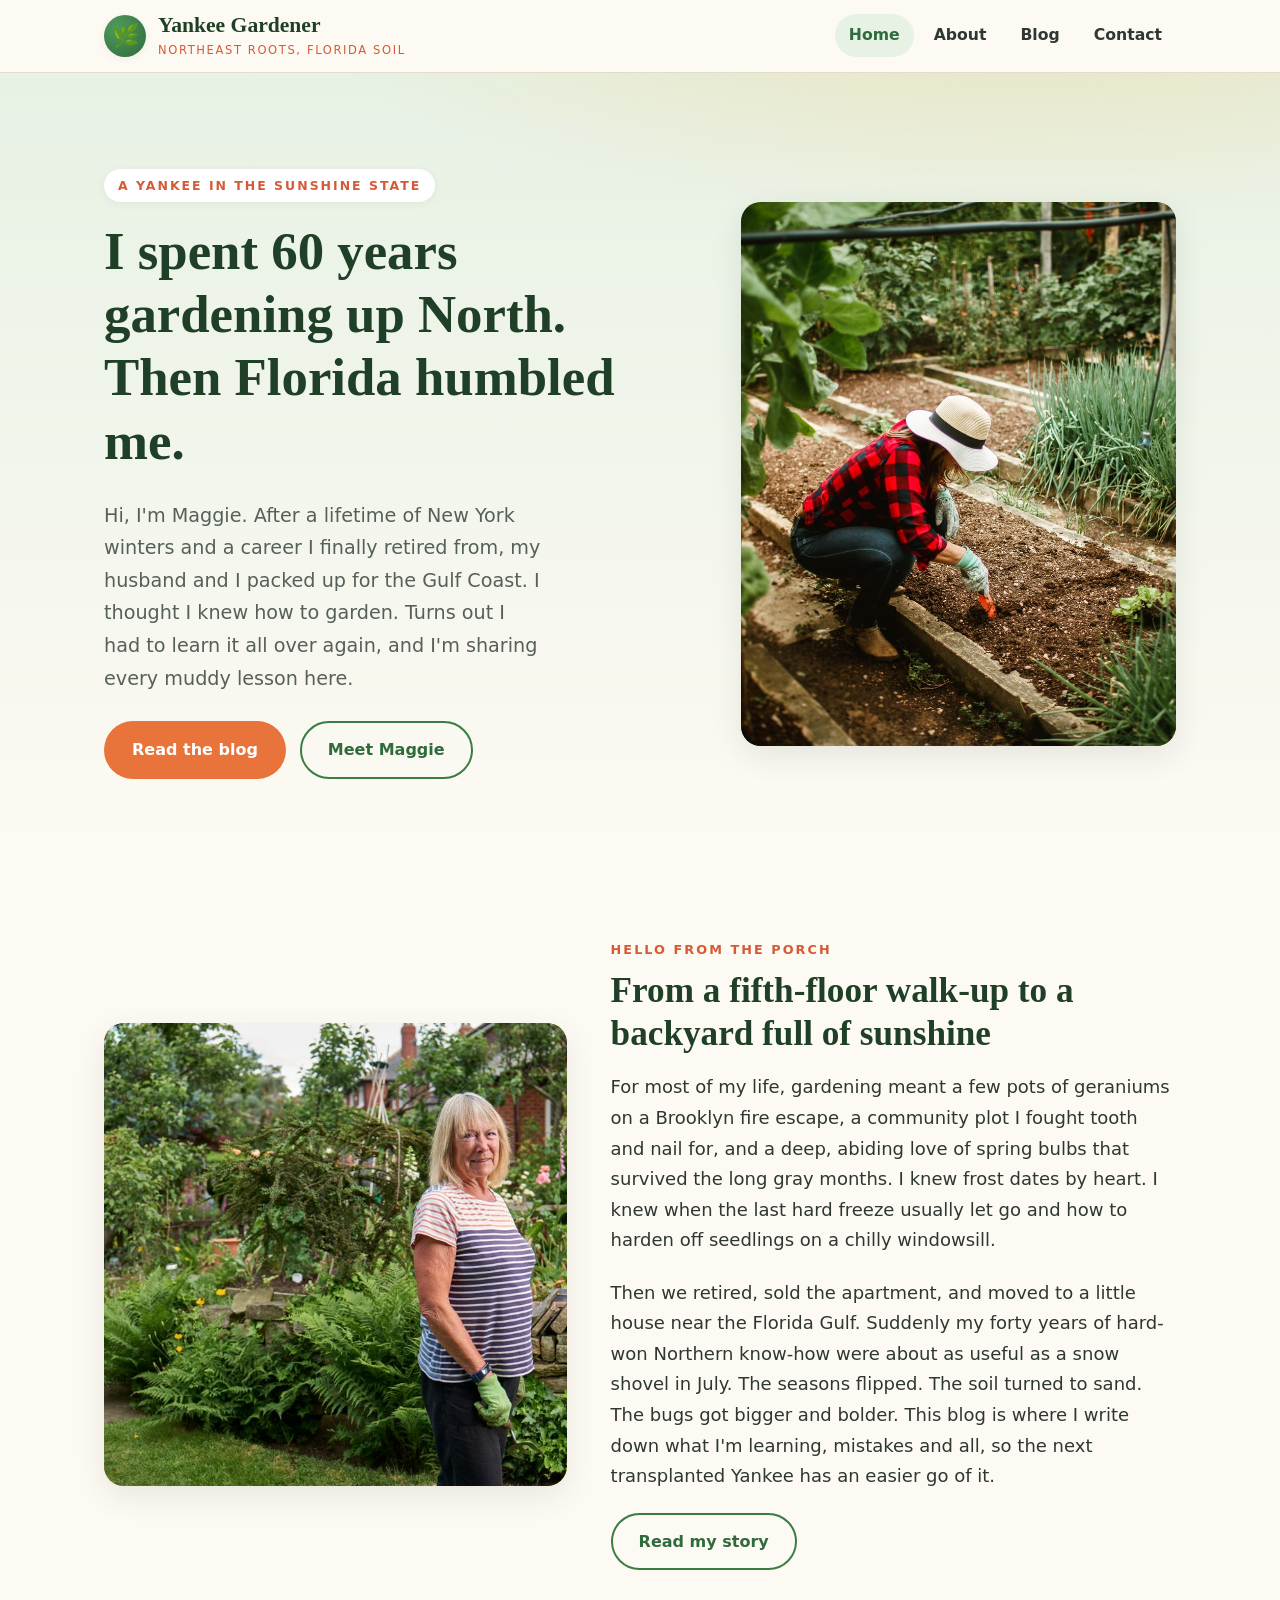
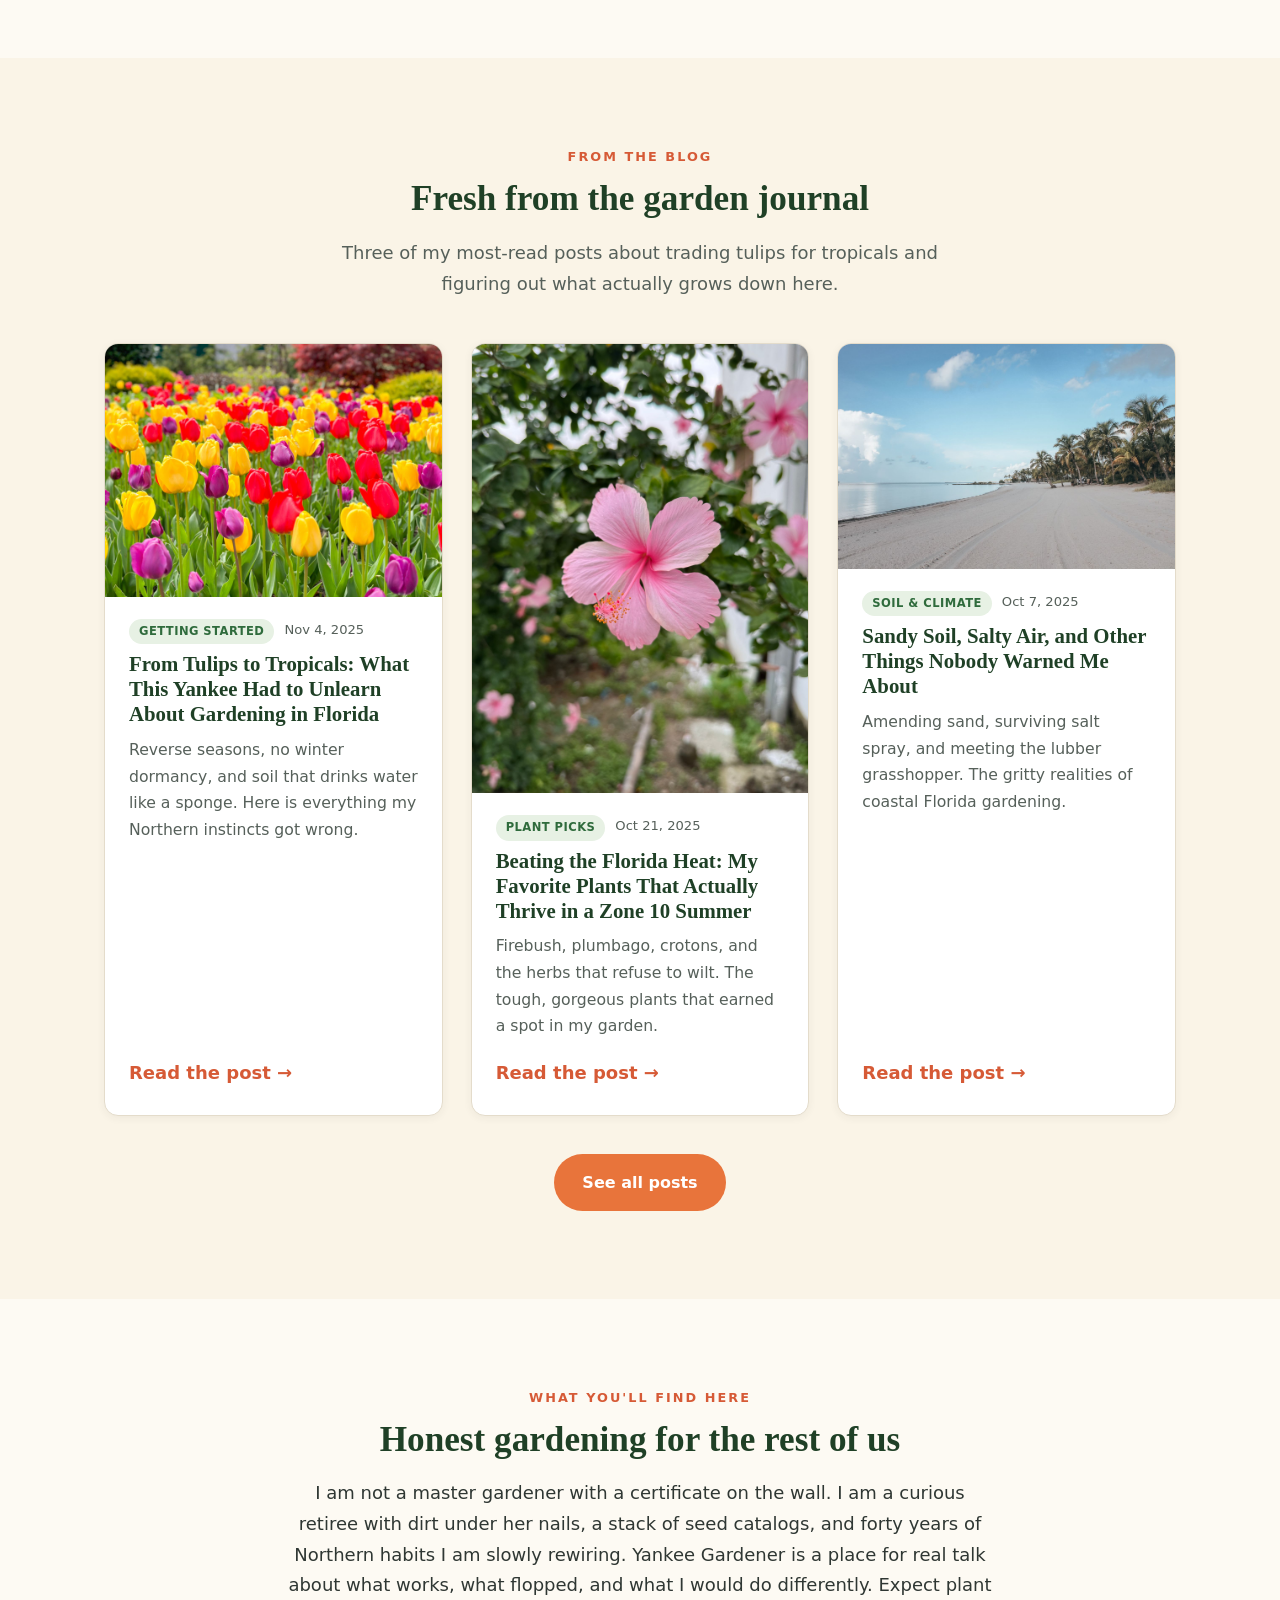
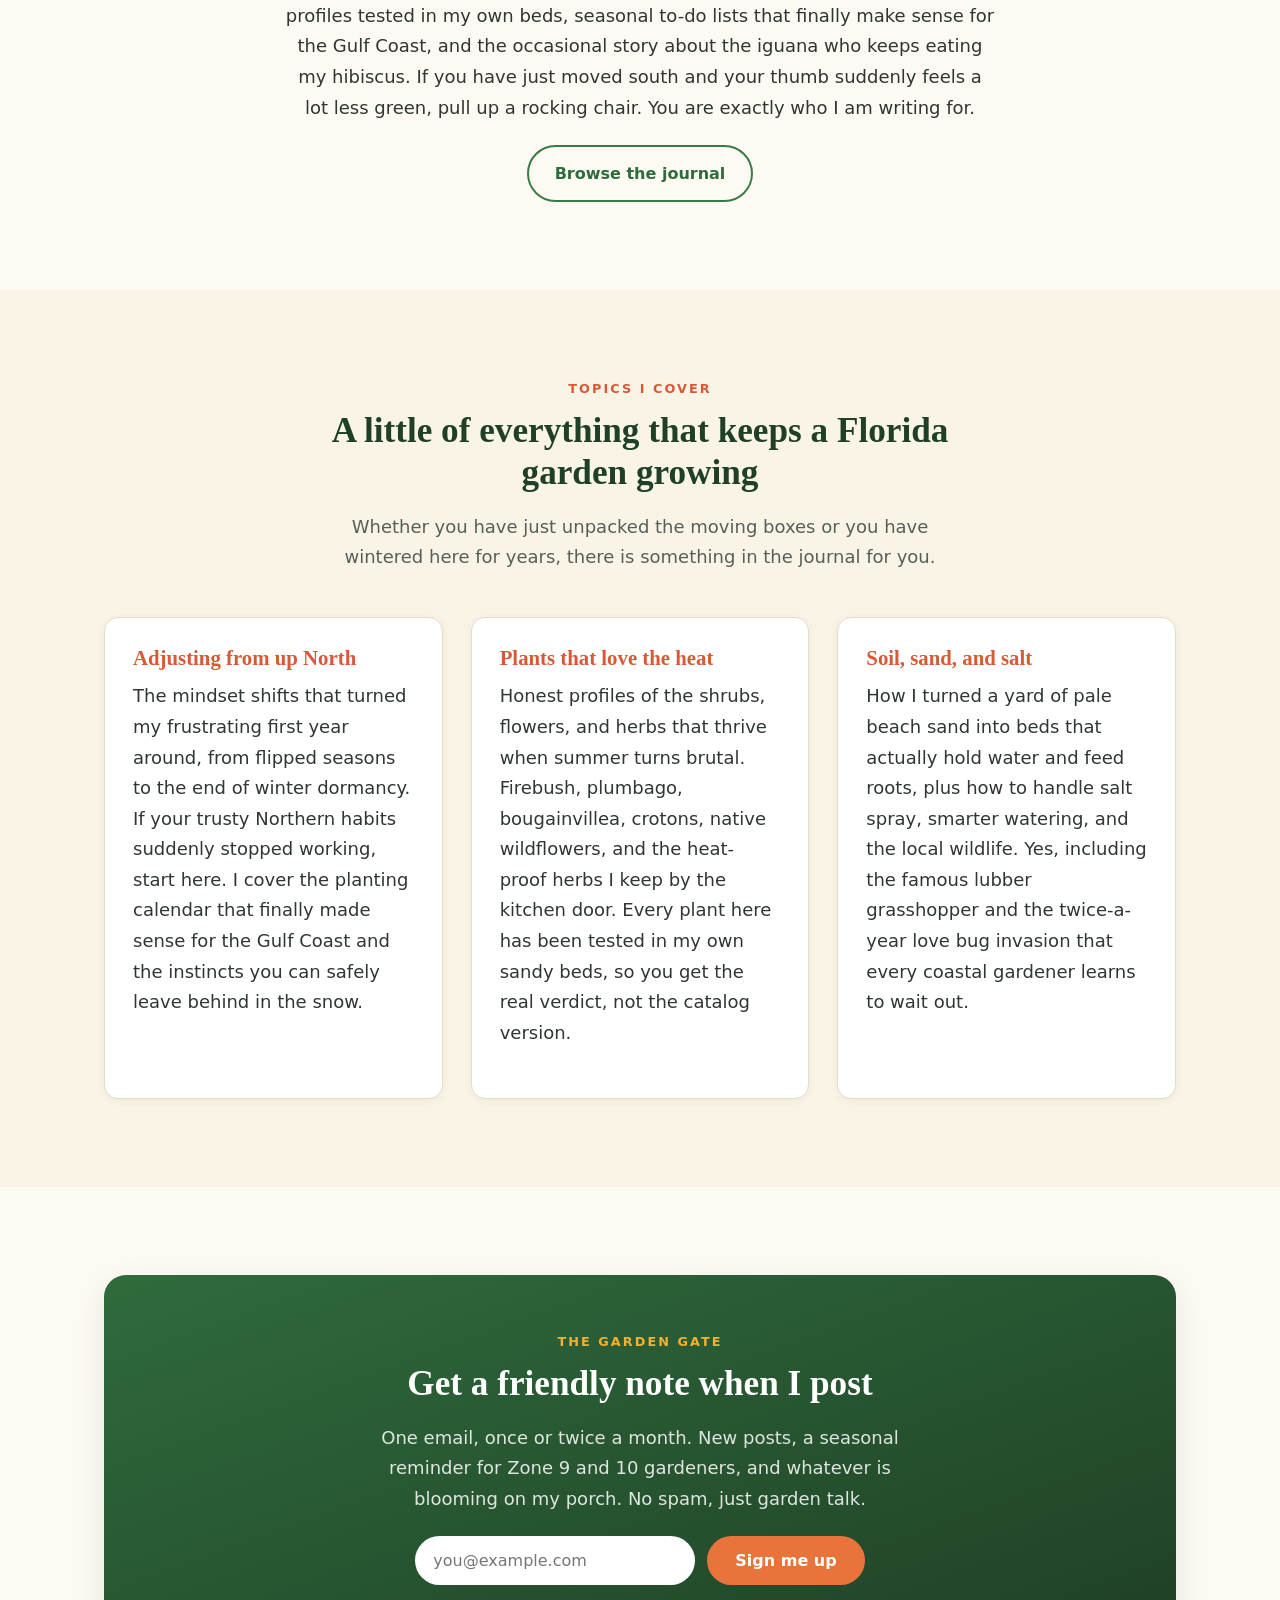
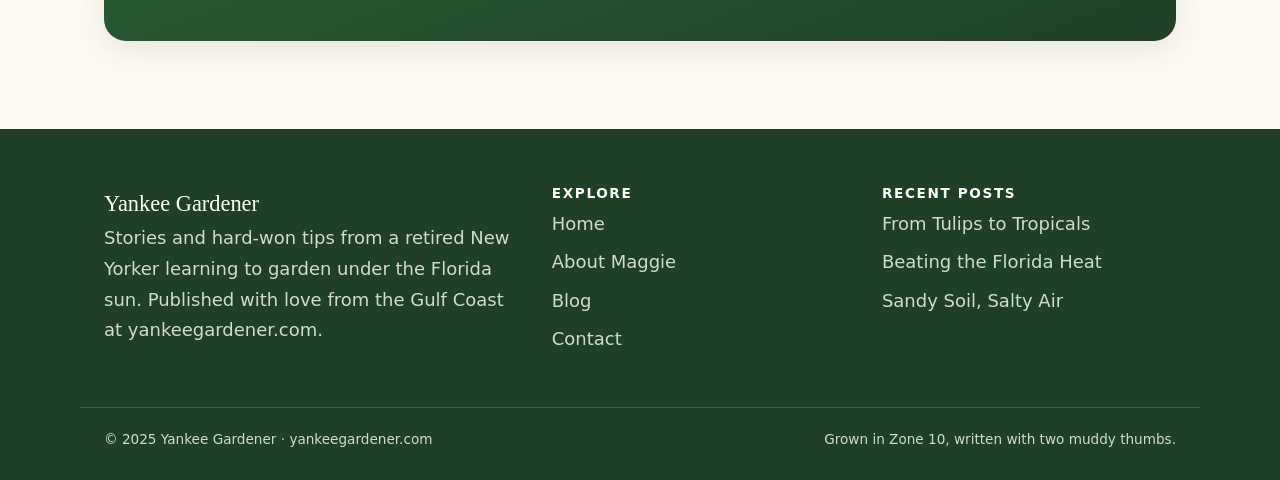
<file: index.html>
<!DOCTYPE html>
<html lang="en">
<head>
  <meta charset="UTF-8" />
  <meta name="viewport" content="width=device-width, initial-scale=1.0" />
  <title>Yankee Gardener | Gardening in Florida After Retiring From New York</title>
  <meta name="description" content="Yankee Gardener is Maggie Whitfield's blog about learning to garden in Florida's Zone 10 heat and sandy soil after a lifetime up North. Honest tips, plant picks, and stories from the garden." />
  <link rel="canonical" href="https://yankeegardener.com/" />

  <!-- Open Graph -->
  <meta property="og:type" content="website" />
  <meta property="og:site_name" content="Yankee Gardener" />
  <meta property="og:title" content="Yankee Gardener | Gardening in Florida After Retiring From New York" />
  <meta property="og:description" content="A retired New Yorker relearning how to garden under the Florida sun. Real tips for sandy soil, brutal heat, and a growing season that never quits." />
  <meta property="og:url" content="https://yankeegardener.com/" />
  <meta property="og:image" content="https://yankeegardener.com/assets/og-image.svg" />

  <!-- Twitter -->
  <meta name="twitter:card" content="summary_large_image" />
  <meta name="twitter:title" content="Yankee Gardener | Gardening in Florida After Retiring From New York" />
  <meta name="twitter:description" content="A retired New Yorker relearning how to garden under the Florida sun. Real tips for sandy soil, brutal heat, and a year-round growing season." />
  <meta name="twitter:image" content="https://yankeegardener.com/assets/og-image.svg" />

  <link rel="icon" href="assets/favicon.svg" type="image/svg+xml" />
  <link rel="stylesheet" href="css/style.css" />
</head>
<body>
  <header class="site-header">
    <nav class="nav" aria-label="Primary">
      <a class="brand" href="index.html" aria-label="Yankee Gardener home">
        <span class="mark" aria-hidden="true">&#127807;</span>
        <span class="brand-text">
          <span class="brand-name">Yankee Gardener</span><br />
          <span class="brand-tag">Northeast roots, Florida soil</span>
        </span>
      </a>
      <button class="nav-toggle" aria-label="Toggle menu" aria-expanded="false">&#9776;</button>
      <div class="nav-links" id="navlinks">
        <a href="index.html" class="active">Home</a>
        <a href="about.html">About</a>
        <a href="blog.html">Blog</a>
        <a href="contact.html">Contact</a>
      </div>
    </nav>
  </header>

  <main>
    <!-- HERO -->
    <section class="hero">
      <div class="container hero-grid">
        <div>
          <span class="eyebrow">A Yankee in the Sunshine State</span>
          <h1>I spent 60 years gardening up North. Then Florida humbled me.</h1>
          <p class="lead">Hi, I'm Maggie. After a lifetime of New York winters and a career I finally retired from, my husband and I packed up for the Gulf Coast. I thought I knew how to garden. Turns out I had to learn it all over again, and I'm sharing every muddy lesson here.</p>
          <div class="hero-cta">
            <a href="blog.html" class="btn btn-primary">Read the blog</a>
            <a href="about.html" class="btn btn-outline">Meet Maggie</a>
          </div>
        </div>
        <div class="hero-art"><img class="cover-img" src="assets/img/hero.jpg" alt="A woman in a sun hat kneeling to tend the soil in her raised-bed vegetable garden" loading="lazy"></div>
      </div>
    </section>

    <!-- ABOUT TEASER -->
    <section class="section">
      <div class="container about-teaser">
        <div class="portrait"><img class="cover-img" src="assets/img/maggie.jpg" alt="Maggie, a smiling woman in her sixties, standing in her lush green garden" loading="lazy"></div>
        <div>
          <span class="kicker">Hello from the porch</span>
          <h2>From a fifth-floor walk-up to a backyard full of sunshine</h2>
          <p>For most of my life, gardening meant a few pots of geraniums on a Brooklyn fire escape, a community plot I fought tooth and nail for, and a deep, abiding love of spring bulbs that survived the long gray months. I knew frost dates by heart. I knew when the last hard freeze usually let go and how to harden off seedlings on a chilly windowsill.</p>
          <p>Then we retired, sold the apartment, and moved to a little house near the Florida Gulf. Suddenly my forty years of hard-won Northern know-how were about as useful as a snow shovel in July. The seasons flipped. The soil turned to sand. The bugs got bigger and bolder. This blog is where I write down what I'm learning, mistakes and all, so the next transplanted Yankee has an easier go of it.</p>
          <a href="about.html" class="btn btn-outline">Read my story</a>
        </div>
      </div>
    </section>

    <!-- FEATURED POSTS -->
    <section class="section alt">
      <div class="container">
        <div class="section-head">
          <span class="kicker">From the blog</span>
          <h2>Fresh from the garden journal</h2>
          <p>Three of my most-read posts about trading tulips for tropicals and figuring out what actually grows down here.</p>
        </div>
        <div class="card-grid">

          <article class="post-card">
            <div class="thumb"><img class="cover-img" src="assets/img/tulips.jpg" alt="A bright bed of red, yellow, and purple tulips in a spring garden" loading="lazy"></div>
            <div class="body">
              <div class="post-meta"><span class="tag">Getting Started</span><span>Nov 4, 2025</span></div>
              <h3><a href="posts/from-tulips-to-tropicals.html">From Tulips to Tropicals: What This Yankee Had to Unlearn About Gardening in Florida</a></h3>
              <p class="excerpt">Reverse seasons, no winter dormancy, and soil that drinks water like a sponge. Here is everything my Northern instincts got wrong.</p>
              <a class="read-more" href="posts/from-tulips-to-tropicals.html">Read the post</a>
            </div>
          </article>

          <article class="post-card">
            <div class="thumb"><img class="cover-img" src="assets/img/hibiscus.jpg" alt="A pink hibiscus in full bloom thriving in a sunny tropical garden" loading="lazy"></div>
            <div class="body">
              <div class="post-meta"><span class="tag">Plant Picks</span><span>Oct 21, 2025</span></div>
              <h3><a href="posts/beating-the-florida-heat.html">Beating the Florida Heat: My Favorite Plants That Actually Thrive in a Zone 10 Summer</a></h3>
              <p class="excerpt">Firebush, plumbago, crotons, and the herbs that refuse to wilt. The tough, gorgeous plants that earned a spot in my garden.</p>
              <a class="read-more" href="posts/beating-the-florida-heat.html">Read the post</a>
            </div>
          </article>

          <article class="post-card">
            <div class="thumb"><img class="cover-img" src="assets/img/coastal.jpg" alt="A sunny Florida beach with white sand and a row of coconut palms beside calm turquoise water" loading="lazy"></div>
            <div class="body">
              <div class="post-meta"><span class="tag">Soil &amp; Climate</span><span>Oct 7, 2025</span></div>
              <h3><a href="posts/sandy-soil-salty-air.html">Sandy Soil, Salty Air, and Other Things Nobody Warned Me About</a></h3>
              <p class="excerpt">Amending sand, surviving salt spray, and meeting the lubber grasshopper. The gritty realities of coastal Florida gardening.</p>
              <a class="read-more" href="posts/sandy-soil-salty-air.html">Read the post</a>
            </div>
          </article>

        </div>
        <div style="text-align:center; margin-top:38px;">
          <a href="blog.html" class="btn btn-primary">See all posts</a>
        </div>
      </div>
    </section>

    <!-- WHAT YOU'LL FIND -->
    <section class="section">
      <div class="container narrow" style="text-align:center;">
        <span class="kicker">What you'll find here</span>
        <h2>Honest gardening for the rest of us</h2>
        <p>I am not a master gardener with a certificate on the wall. I am a curious retiree with dirt under her nails, a stack of seed catalogs, and forty years of Northern habits I am slowly rewiring. Yankee Gardener is a place for real talk about what works, what flopped, and what I would do differently. Expect plant profiles tested in my own beds, seasonal to-do lists that finally make sense for the Gulf Coast, and the occasional story about the iguana who keeps eating my hibiscus. If you have just moved south and your thumb suddenly feels a lot less green, pull up a rocking chair. You are exactly who I am writing for.</p>
        <a href="blog.html" class="btn btn-outline">Browse the journal</a>
      </div>
    </section>

    <!-- TOPICS -->
    <section class="section alt">
      <div class="container">
        <div class="section-head">
          <span class="kicker">Topics I cover</span>
          <h2>A little of everything that keeps a Florida garden growing</h2>
          <p>Whether you have just unpacked the moving boxes or you have wintered here for years, there is something in the journal for you.</p>
        </div>
        <div class="card-grid">
          <div class="info-card">
            <h3>Adjusting from up North</h3>
            <p>The mindset shifts that turned my frustrating first year around, from flipped seasons to the end of winter dormancy. If your trusty Northern habits suddenly stopped working, start here. I cover the planting calendar that finally made sense for the Gulf Coast and the instincts you can safely leave behind in the snow.</p>
          </div>
          <div class="info-card">
            <h3>Plants that love the heat</h3>
            <p>Honest profiles of the shrubs, flowers, and herbs that thrive when summer turns brutal. Firebush, plumbago, bougainvillea, crotons, native wildflowers, and the heat-proof herbs I keep by the kitchen door. Every plant here has been tested in my own sandy beds, so you get the real verdict, not the catalog version.</p>
          </div>
          <div class="info-card">
            <h3>Soil, sand, and salt</h3>
            <p>How I turned a yard of pale beach sand into beds that actually hold water and feed roots, plus how to handle salt spray, smarter watering, and the local wildlife. Yes, including the famous lubber grasshopper and the twice-a-year love bug invasion that every coastal gardener learns to wait out.</p>
          </div>
        </div>
      </div>
    </section>

    <!-- NEWSLETTER CALLOUT -->
    <section class="section">
      <div class="container">
        <div class="callout">
          <span class="kicker" style="color:var(--citrus);">The garden gate</span>
          <h2>Get a friendly note when I post</h2>
          <p>One email, once or twice a month. New posts, a seasonal reminder for Zone 9 and 10 gardeners, and whatever is blooming on my porch. No spam, just garden talk.</p>
          <form class="signup" action="contact.html" method="get" aria-label="Newsletter signup">
            <label for="news-email" class="sr-only" style="position:absolute;left:-9999px;">Email address</label>
            <input id="news-email" type="email" name="email" placeholder="you@example.com" required />
            <button type="submit" class="btn btn-primary">Sign me up</button>
          </form>
        </div>
      </div>
    </section>
  </main>

  <footer class="site-footer">
    <div class="container footer-grid">
      <div class="footer-brand">
        <span class="brand-name">Yankee Gardener</span>
        <p>Stories and hard-won tips from a retired New Yorker learning to garden under the Florida sun. Published with love from the Gulf Coast at yankeegardener.com.</p>
      </div>
      <div>
        <h4>Explore</h4>
        <ul class="footer-links">
          <li><a href="index.html">Home</a></li>
          <li><a href="about.html">About Maggie</a></li>
          <li><a href="blog.html">Blog</a></li>
          <li><a href="contact.html">Contact</a></li>
        </ul>
      </div>
      <div>
        <h4>Recent posts</h4>
        <ul class="footer-links">
          <li><a href="posts/from-tulips-to-tropicals.html">From Tulips to Tropicals</a></li>
          <li><a href="posts/beating-the-florida-heat.html">Beating the Florida Heat</a></li>
          <li><a href="posts/sandy-soil-salty-air.html">Sandy Soil, Salty Air</a></li>
        </ul>
      </div>
    </div>
    <div class="container footer-bottom">
      <span>&copy; 2025 Yankee Gardener &middot; yankeegardener.com</span>
      <span>Grown in Zone 10, written with two muddy thumbs.</span>
    </div>
  </footer>

  <script>
    var t = document.querySelector('.nav-toggle');
    var l = document.getElementById('navlinks');
    if (t) t.addEventListener('click', function () {
      var open = l.classList.toggle('open');
      t.setAttribute('aria-expanded', open ? 'true' : 'false');
    });
  </script>
</body>
</html>
</file>
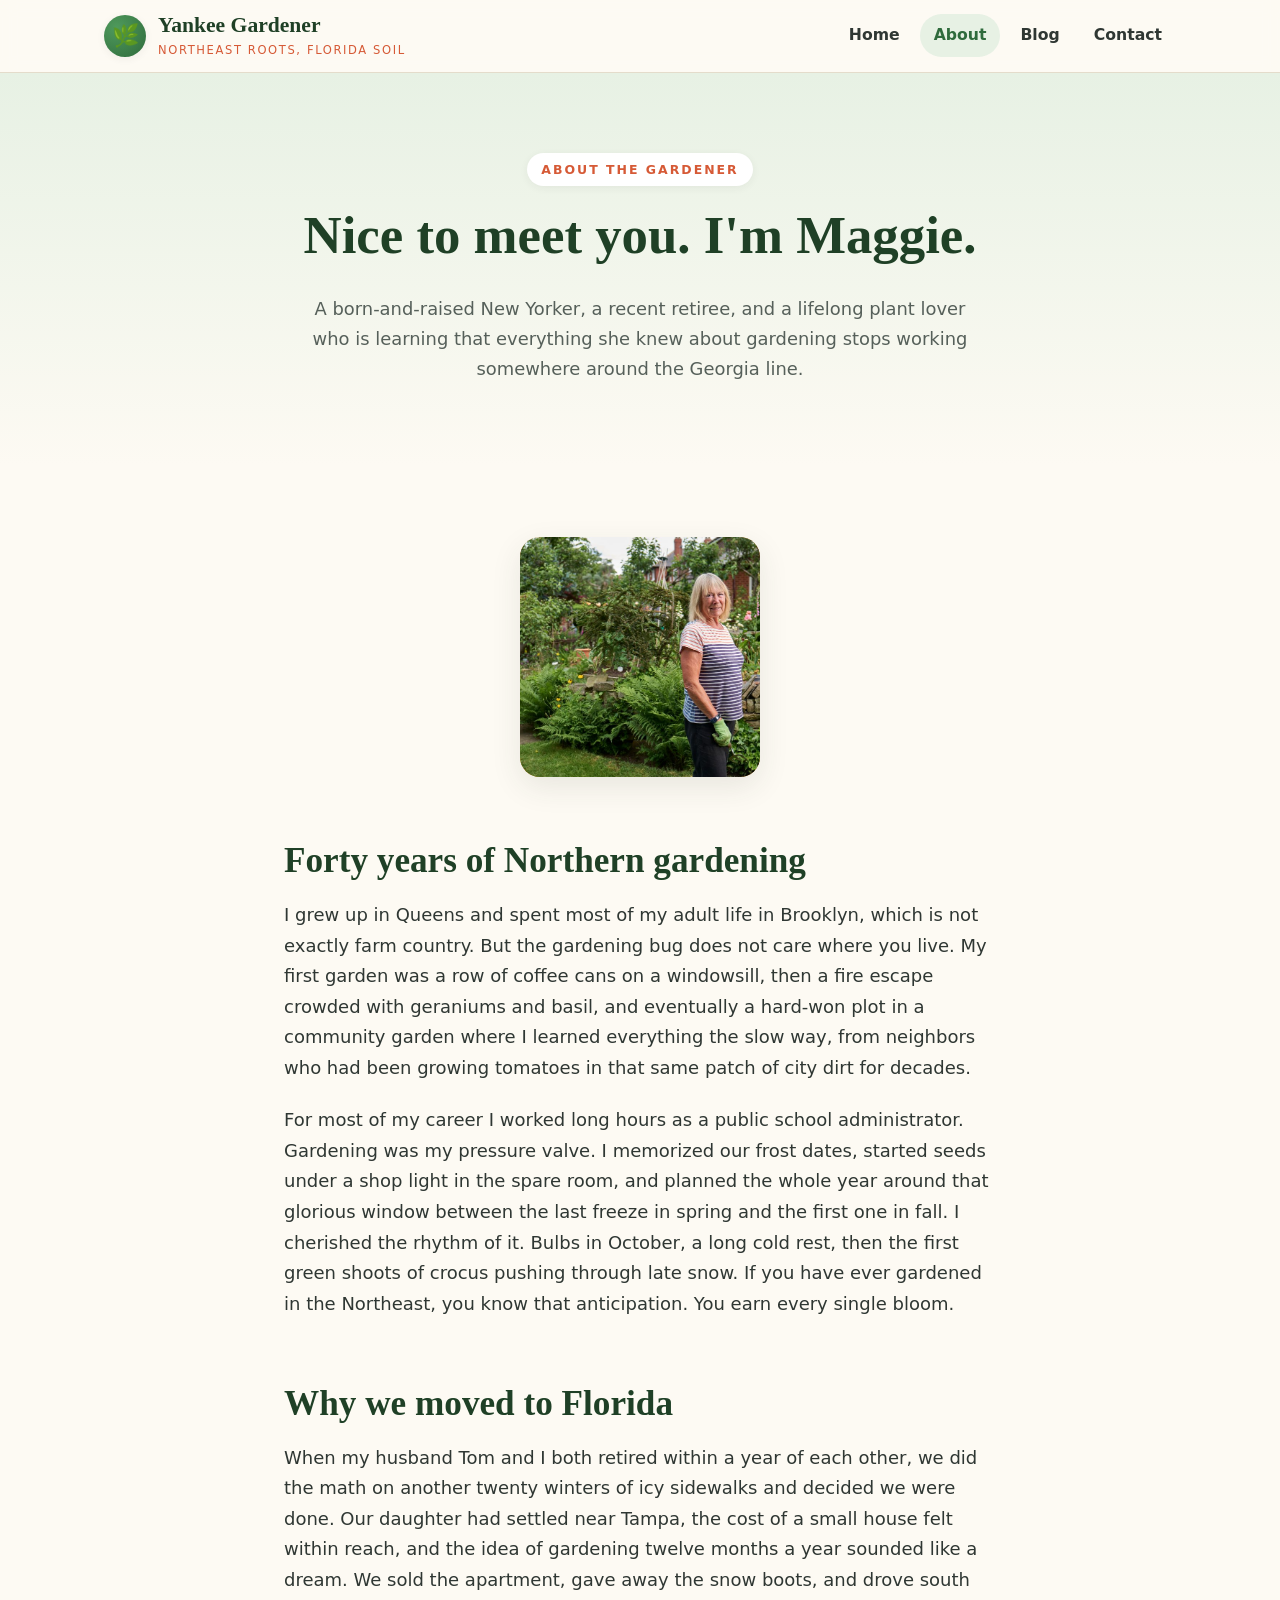
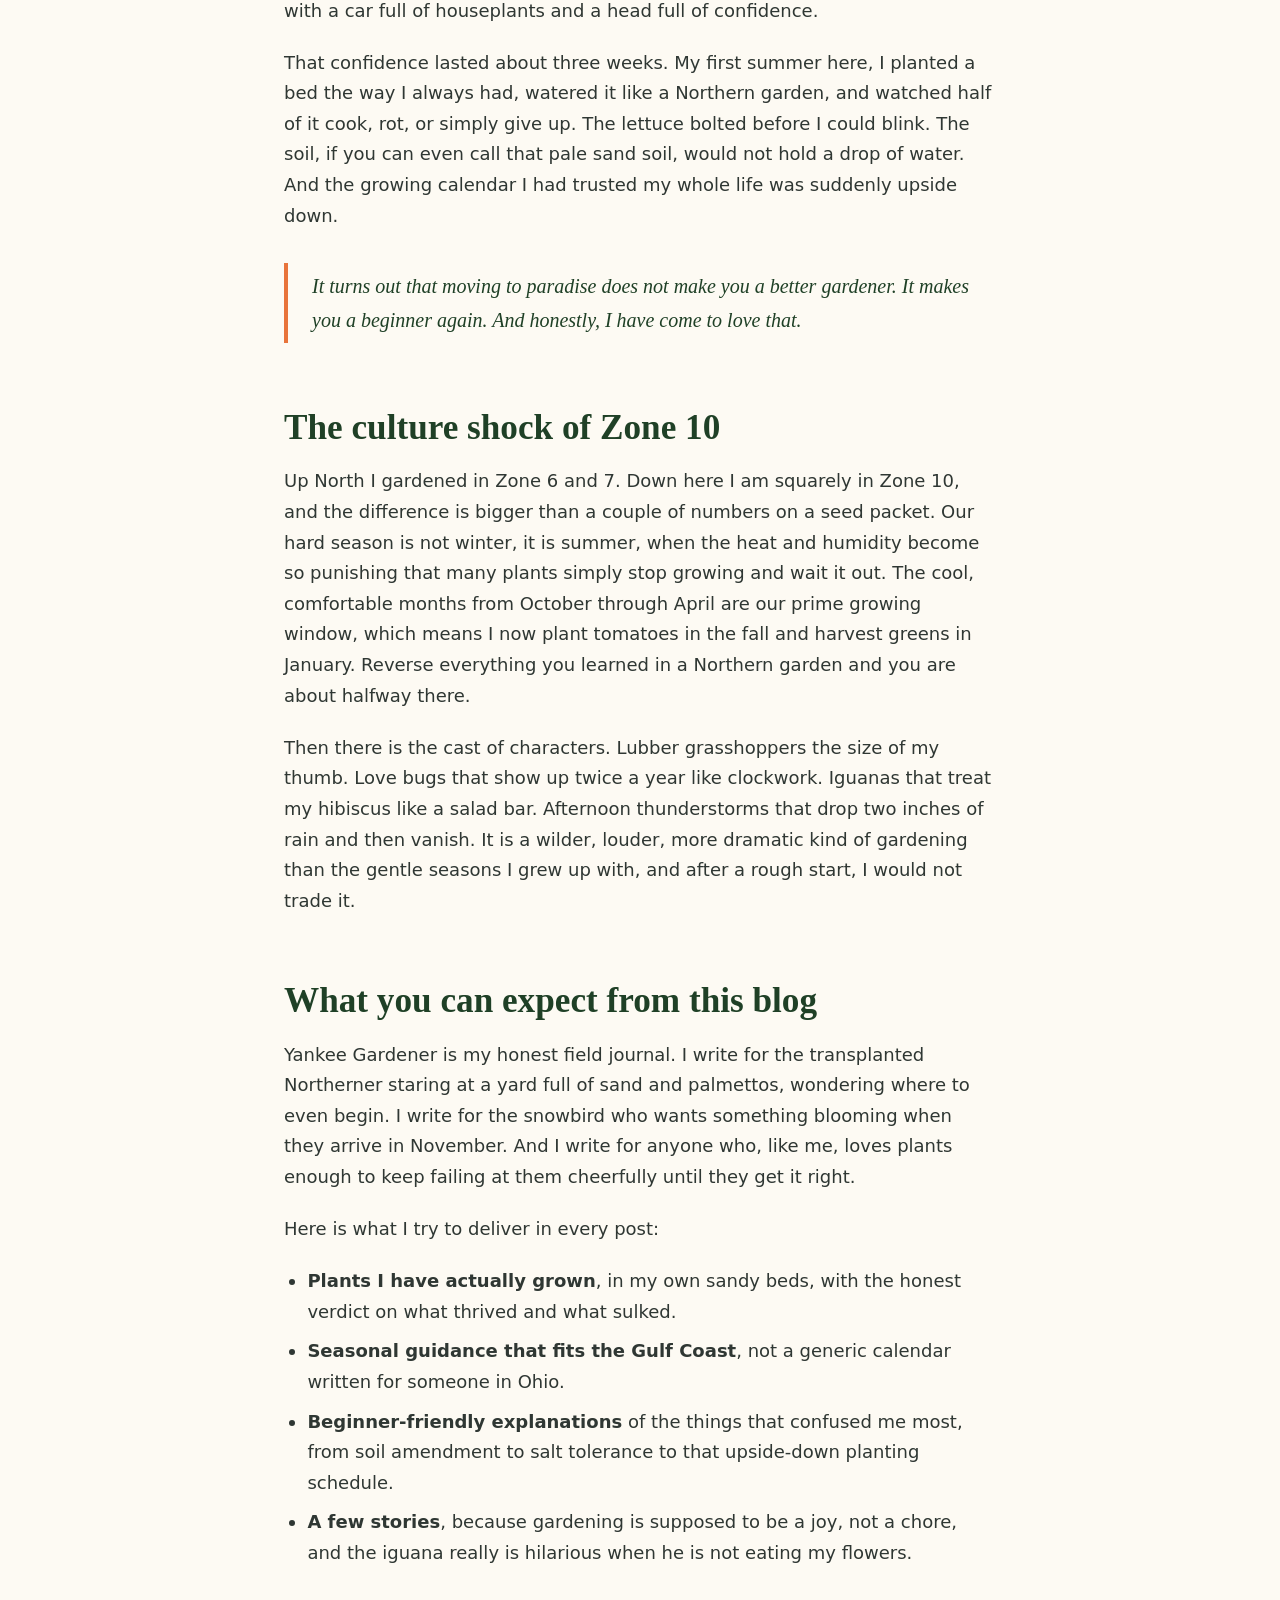
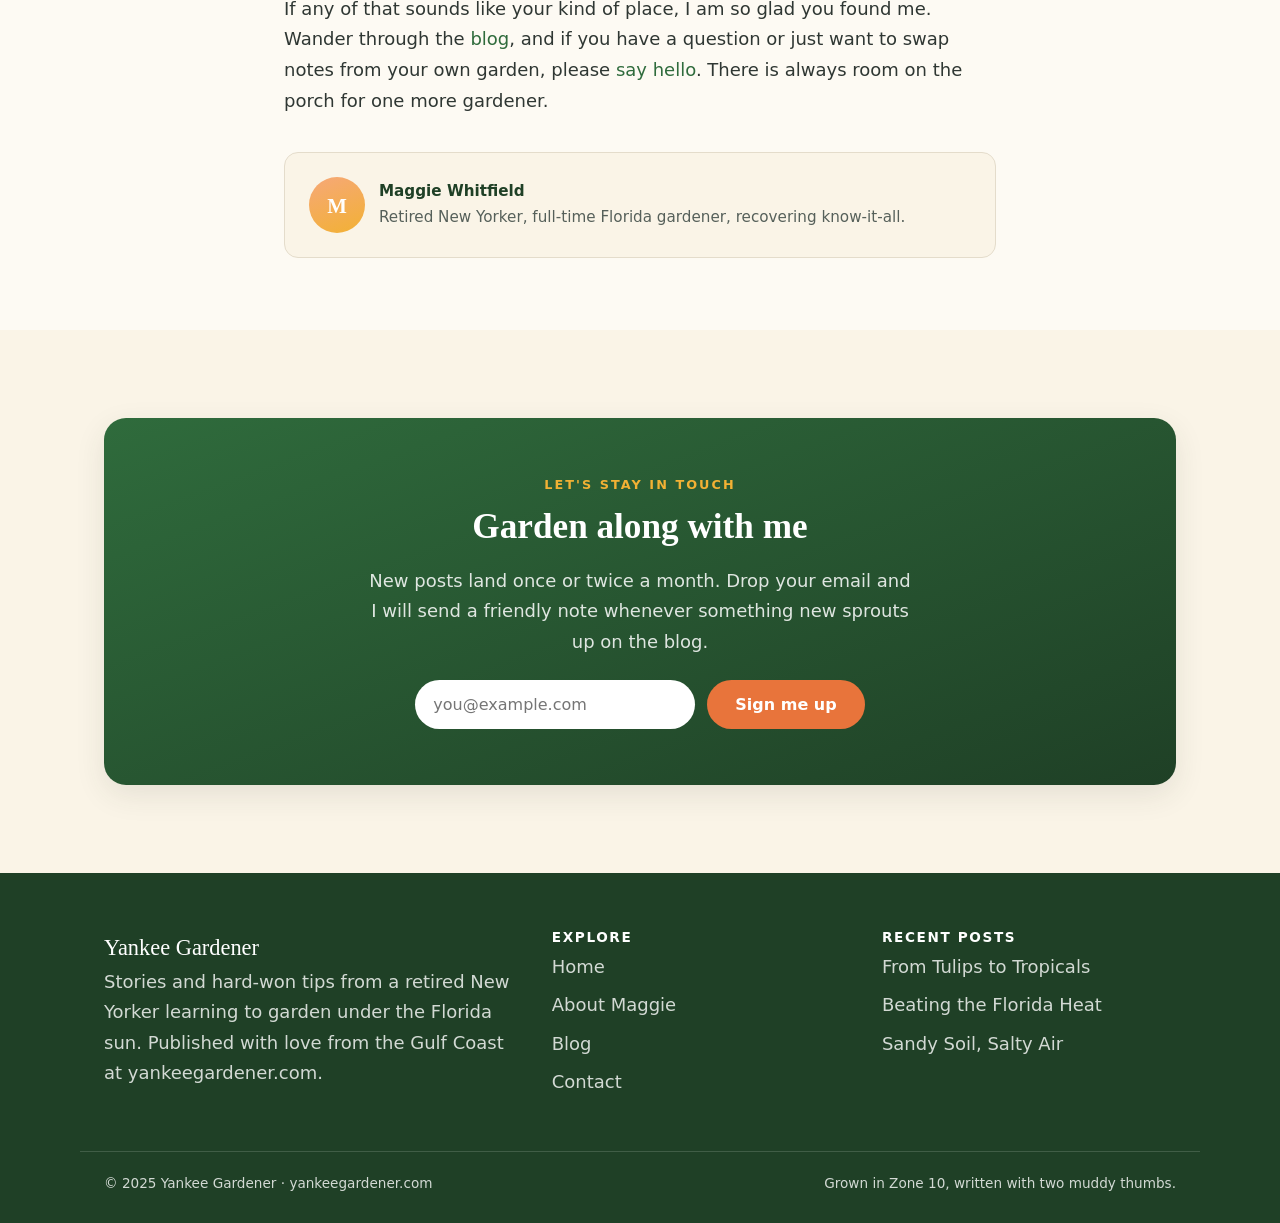
<file: about.html>
<!DOCTYPE html>
<html lang="en">
<head>
  <meta charset="UTF-8" />
  <meta name="viewport" content="width=device-width, initial-scale=1.0" />
  <title>About Maggie | Yankee Gardener — A New Yorker's Florida Garden Story</title>
  <meta name="description" content="Meet Maggie Whitfield, the retired New Yorker behind Yankee Gardener. From a Brooklyn fire escape to a Florida Zone 10 backyard, here is the story behind the blog." />
  <link rel="canonical" href="https://yankeegardener.com/about.html" />

  <meta property="og:type" content="profile" />
  <meta property="og:site_name" content="Yankee Gardener" />
  <meta property="og:title" content="About Maggie | Yankee Gardener" />
  <meta property="og:description" content="From a Brooklyn fire escape to a Florida backyard. The story of a retired New Yorker relearning how to garden in the Sunshine State." />
  <meta property="og:url" content="https://yankeegardener.com/about.html" />
  <meta property="og:image" content="https://yankeegardener.com/assets/og-image.svg" />

  <meta name="twitter:card" content="summary_large_image" />
  <meta name="twitter:title" content="About Maggie | Yankee Gardener" />
  <meta name="twitter:description" content="The story of a retired New Yorker relearning how to garden in Florida's Zone 10." />
  <meta name="twitter:image" content="https://yankeegardener.com/assets/og-image.svg" />

  <link rel="icon" href="assets/favicon.svg" type="image/svg+xml" />
  <link rel="stylesheet" href="css/style.css" />
</head>
<body>
  <header class="site-header">
    <nav class="nav" aria-label="Primary">
      <a class="brand" href="index.html" aria-label="Yankee Gardener home">
        <span class="mark" aria-hidden="true">&#127807;</span>
        <span class="brand-text">
          <span class="brand-name">Yankee Gardener</span><br />
          <span class="brand-tag">Northeast roots, Florida soil</span>
        </span>
      </a>
      <button class="nav-toggle" aria-label="Toggle menu" aria-expanded="false">&#9776;</button>
      <div class="nav-links" id="navlinks">
        <a href="index.html">Home</a>
        <a href="about.html" class="active">About</a>
        <a href="blog.html">Blog</a>
        <a href="contact.html">Contact</a>
      </div>
    </nav>
  </header>

  <main>
    <section class="page-intro">
      <div class="container">
        <span class="eyebrow">About the gardener</span>
        <h1>Nice to meet you. I'm Maggie.</h1>
        <p>A born-and-raised New Yorker, a recent retiree, and a lifelong plant lover who is learning that everything she knew about gardening stops working somewhere around the Georgia line.</p>
      </div>
    </section>

    <section class="article-body">
      <div class="container narrow">
        <div class="portrait" style="max-width:240px; margin:0 auto 36px;"><img class="cover-img" src="assets/img/maggie.jpg" alt="Maggie, a smiling woman in her sixties, standing in her lush green garden" loading="lazy"></div>

        <h2>Forty years of Northern gardening</h2>
        <p>I grew up in Queens and spent most of my adult life in Brooklyn, which is not exactly farm country. But the gardening bug does not care where you live. My first garden was a row of coffee cans on a windowsill, then a fire escape crowded with geraniums and basil, and eventually a hard-won plot in a community garden where I learned everything the slow way, from neighbors who had been growing tomatoes in that same patch of city dirt for decades.</p>
        <p>For most of my career I worked long hours as a public school administrator. Gardening was my pressure valve. I memorized our frost dates, started seeds under a shop light in the spare room, and planned the whole year around that glorious window between the last freeze in spring and the first one in fall. I cherished the rhythm of it. Bulbs in October, a long cold rest, then the first green shoots of crocus pushing through late snow. If you have ever gardened in the Northeast, you know that anticipation. You earn every single bloom.</p>

        <h2>Why we moved to Florida</h2>
        <p>When my husband Tom and I both retired within a year of each other, we did the math on another twenty winters of icy sidewalks and decided we were done. Our daughter had settled near Tampa, the cost of a small house felt within reach, and the idea of gardening twelve months a year sounded like a dream. We sold the apartment, gave away the snow boots, and drove south with a car full of houseplants and a head full of confidence.</p>
        <p>That confidence lasted about three weeks. My first summer here, I planted a bed the way I always had, watered it like a Northern garden, and watched half of it cook, rot, or simply give up. The lettuce bolted before I could blink. The soil, if you can even call that pale sand soil, would not hold a drop of water. And the growing calendar I had trusted my whole life was suddenly upside down.</p>

        <blockquote>It turns out that moving to paradise does not make you a better gardener. It makes you a beginner again. And honestly, I have come to love that.</blockquote>

        <h2>The culture shock of Zone 10</h2>
        <p>Up North I gardened in Zone 6 and 7. Down here I am squarely in Zone 10, and the difference is bigger than a couple of numbers on a seed packet. Our hard season is not winter, it is summer, when the heat and humidity become so punishing that many plants simply stop growing and wait it out. The cool, comfortable months from October through April are our prime growing window, which means I now plant tomatoes in the fall and harvest greens in January. Reverse everything you learned in a Northern garden and you are about halfway there.</p>
        <p>Then there is the cast of characters. Lubber grasshoppers the size of my thumb. Love bugs that show up twice a year like clockwork. Iguanas that treat my hibiscus like a salad bar. Afternoon thunderstorms that drop two inches of rain and then vanish. It is a wilder, louder, more dramatic kind of gardening than the gentle seasons I grew up with, and after a rough start, I would not trade it.</p>

        <h2>What you can expect from this blog</h2>
        <p>Yankee Gardener is my honest field journal. I write for the transplanted Northerner staring at a yard full of sand and palmettos, wondering where to even begin. I write for the snowbird who wants something blooming when they arrive in November. And I write for anyone who, like me, loves plants enough to keep failing at them cheerfully until they get it right.</p>
        <p>Here is what I try to deliver in every post:</p>
        <ul>
          <li><strong>Plants I have actually grown</strong>, in my own sandy beds, with the honest verdict on what thrived and what sulked.</li>
          <li><strong>Seasonal guidance that fits the Gulf Coast</strong>, not a generic calendar written for someone in Ohio.</li>
          <li><strong>Beginner-friendly explanations</strong> of the things that confused me most, from soil amendment to salt tolerance to that upside-down planting schedule.</li>
          <li><strong>A few stories</strong>, because gardening is supposed to be a joy, not a chore, and the iguana really is hilarious when he is not eating my flowers.</li>
        </ul>

        <p>If any of that sounds like your kind of place, I am so glad you found me. Wander through the <a href="blog.html">blog</a>, and if you have a question or just want to swap notes from your own garden, please <a href="contact.html">say hello</a>. There is always room on the porch for one more gardener.</p>

        <div class="byline" style="margin-top:36px;">
          <span class="avatar" aria-hidden="true">M</span>
          <span class="avatar-text"><strong>Maggie Whitfield</strong><br />Retired New Yorker, full-time Florida gardener, recovering know-it-all.</span>
        </div>
      </div>
    </section>

    <section class="section alt">
      <div class="container">
        <div class="callout">
          <span class="kicker" style="color:var(--citrus);">Let's stay in touch</span>
          <h2>Garden along with me</h2>
          <p>New posts land once or twice a month. Drop your email and I will send a friendly note whenever something new sprouts up on the blog.</p>
          <form class="signup" action="contact.html" method="get" aria-label="Newsletter signup">
            <input type="email" name="email" placeholder="you@example.com" aria-label="Email address" required />
            <button type="submit" class="btn btn-primary">Sign me up</button>
          </form>
        </div>
      </div>
    </section>
  </main>

  <footer class="site-footer">
    <div class="container footer-grid">
      <div class="footer-brand">
        <span class="brand-name">Yankee Gardener</span>
        <p>Stories and hard-won tips from a retired New Yorker learning to garden under the Florida sun. Published with love from the Gulf Coast at yankeegardener.com.</p>
      </div>
      <div>
        <h4>Explore</h4>
        <ul class="footer-links">
          <li><a href="index.html">Home</a></li>
          <li><a href="about.html">About Maggie</a></li>
          <li><a href="blog.html">Blog</a></li>
          <li><a href="contact.html">Contact</a></li>
        </ul>
      </div>
      <div>
        <h4>Recent posts</h4>
        <ul class="footer-links">
          <li><a href="posts/from-tulips-to-tropicals.html">From Tulips to Tropicals</a></li>
          <li><a href="posts/beating-the-florida-heat.html">Beating the Florida Heat</a></li>
          <li><a href="posts/sandy-soil-salty-air.html">Sandy Soil, Salty Air</a></li>
        </ul>
      </div>
    </div>
    <div class="container footer-bottom">
      <span>&copy; 2025 Yankee Gardener &middot; yankeegardener.com</span>
      <span>Grown in Zone 10, written with two muddy thumbs.</span>
    </div>
  </footer>

  <script>
    var t = document.querySelector('.nav-toggle');
    var l = document.getElementById('navlinks');
    if (t) t.addEventListener('click', function () {
      var open = l.classList.toggle('open');
      t.setAttribute('aria-expanded', open ? 'true' : 'false');
    });
  </script>
</body>
</html>
</file>
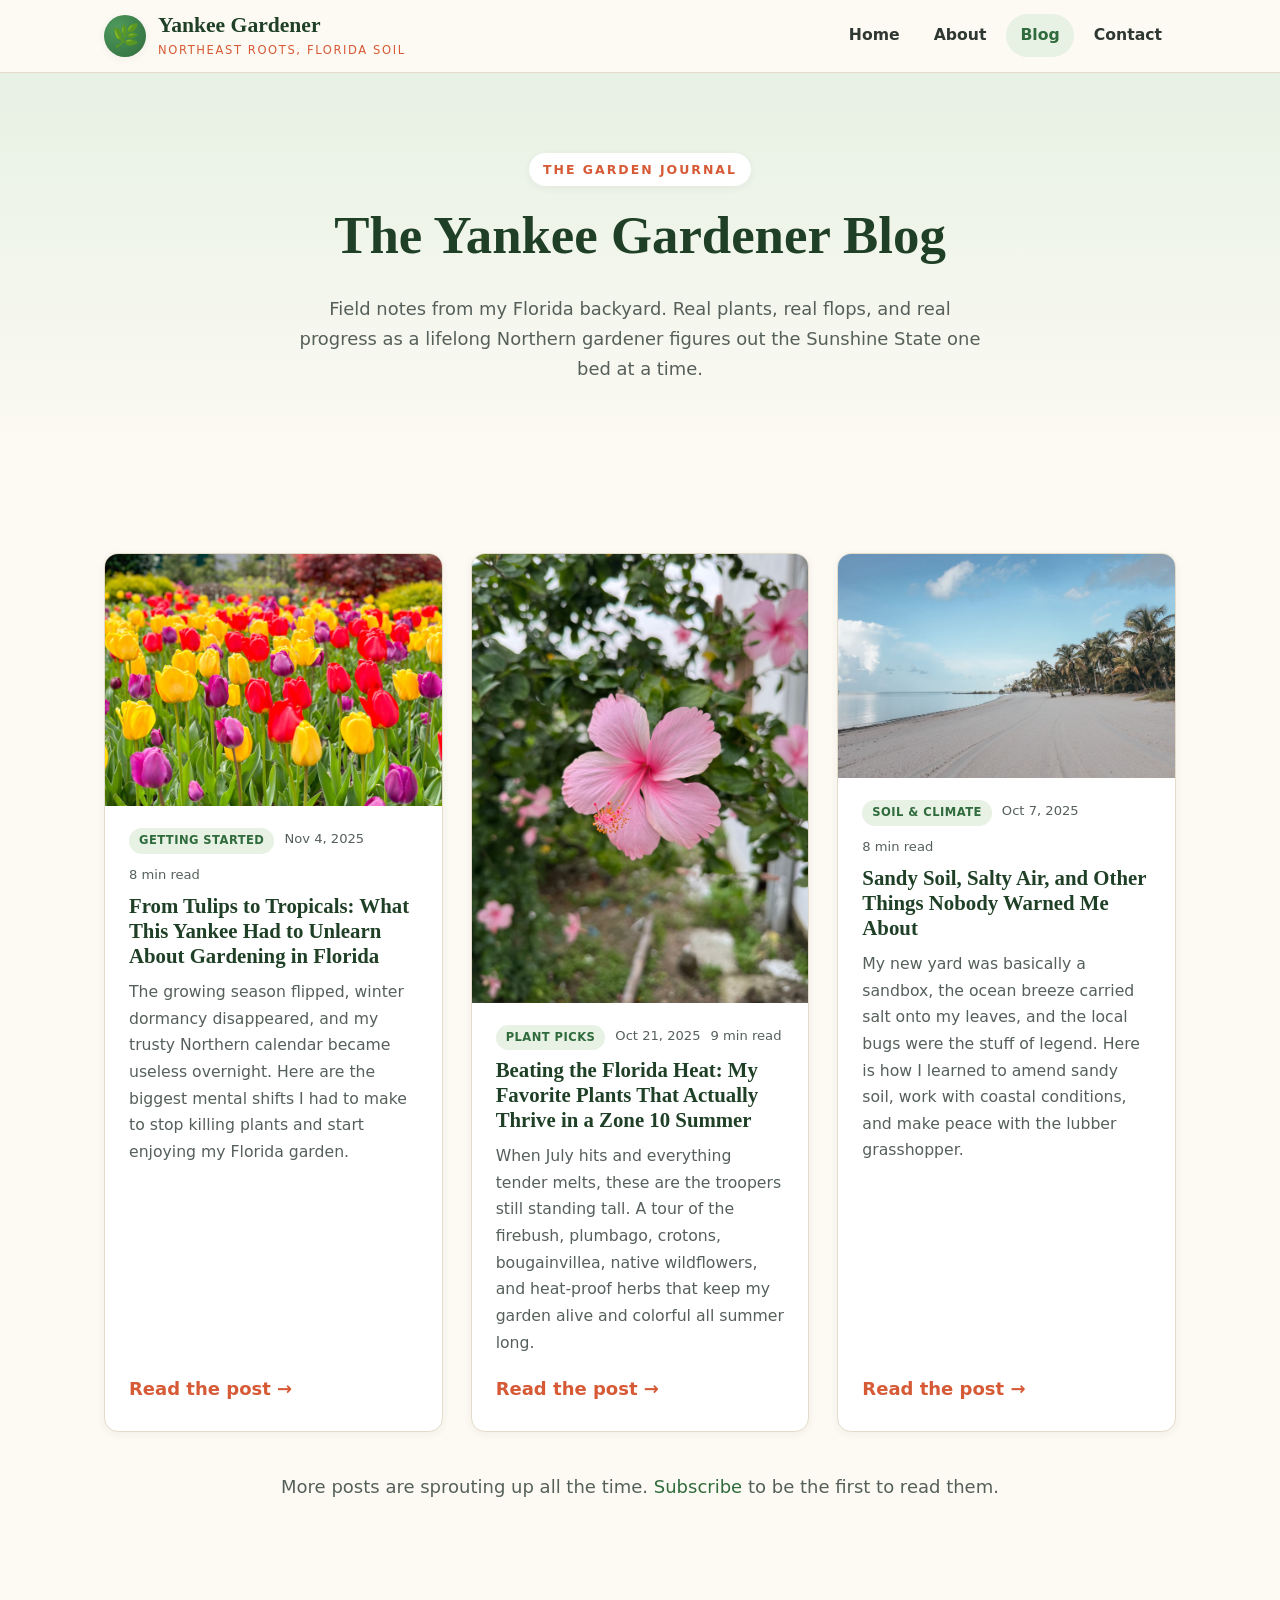
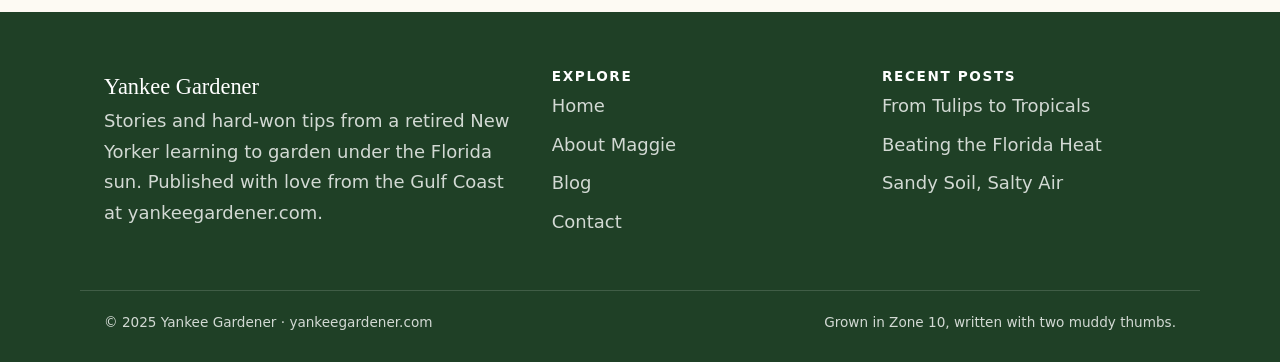
<file: blog.html>
<!DOCTYPE html>
<html lang="en">
<head>
  <meta charset="UTF-8" />
  <meta name="viewport" content="width=device-width, initial-scale=1.0" />
  <title>Blog | Yankee Gardener — Florida Gardening Tips From a Former New Yorker</title>
  <meta name="description" content="The Yankee Gardener blog: practical Florida gardening articles on Zone 10 plants, sandy soil, heat-tolerant flowers, and adjusting Northern habits to the Sunshine State." />
  <link rel="canonical" href="https://yankeegardener.com/blog.html" />

  <meta property="og:type" content="website" />
  <meta property="og:site_name" content="Yankee Gardener" />
  <meta property="og:title" content="Blog | Yankee Gardener" />
  <meta property="og:description" content="Practical Florida gardening articles on Zone 10 plants, sandy soil, and beating the heat, from a transplanted New Yorker." />
  <meta property="og:url" content="https://yankeegardener.com/blog.html" />
  <meta property="og:image" content="https://yankeegardener.com/assets/og-image.svg" />

  <meta name="twitter:card" content="summary_large_image" />
  <meta name="twitter:title" content="Blog | Yankee Gardener" />
  <meta name="twitter:description" content="Practical Florida gardening articles from a transplanted New Yorker." />
  <meta name="twitter:image" content="https://yankeegardener.com/assets/og-image.svg" />

  <link rel="icon" href="assets/favicon.svg" type="image/svg+xml" />
  <link rel="stylesheet" href="css/style.css" />
</head>
<body>
  <header class="site-header">
    <nav class="nav" aria-label="Primary">
      <a class="brand" href="index.html" aria-label="Yankee Gardener home">
        <span class="mark" aria-hidden="true">&#127807;</span>
        <span class="brand-text">
          <span class="brand-name">Yankee Gardener</span><br />
          <span class="brand-tag">Northeast roots, Florida soil</span>
        </span>
      </a>
      <button class="nav-toggle" aria-label="Toggle menu" aria-expanded="false">&#9776;</button>
      <div class="nav-links" id="navlinks">
        <a href="index.html">Home</a>
        <a href="about.html">About</a>
        <a href="blog.html" class="active">Blog</a>
        <a href="contact.html">Contact</a>
      </div>
    </nav>
  </header>

  <main>
    <section class="page-intro">
      <div class="container">
        <span class="eyebrow">The garden journal</span>
        <h1>The Yankee Gardener Blog</h1>
        <p>Field notes from my Florida backyard. Real plants, real flops, and real progress as a lifelong Northern gardener figures out the Sunshine State one bed at a time.</p>
      </div>
    </section>

    <section class="section">
      <div class="container">
        <div class="card-grid">

          <article class="post-card">
            <div class="thumb"><img class="cover-img" src="assets/img/tulips.jpg" alt="A bright bed of red, yellow, and purple tulips in a spring garden" loading="lazy"></div>
            <div class="body">
              <div class="post-meta"><span class="tag">Getting Started</span><span>Nov 4, 2025</span><span>8 min read</span></div>
              <h3><a href="posts/from-tulips-to-tropicals.html">From Tulips to Tropicals: What This Yankee Had to Unlearn About Gardening in Florida</a></h3>
              <p class="excerpt">The growing season flipped, winter dormancy disappeared, and my trusty Northern calendar became useless overnight. Here are the biggest mental shifts I had to make to stop killing plants and start enjoying my Florida garden.</p>
              <a class="read-more" href="posts/from-tulips-to-tropicals.html">Read the post</a>
            </div>
          </article>

          <article class="post-card">
            <div class="thumb"><img class="cover-img" src="assets/img/hibiscus.jpg" alt="A pink hibiscus in full bloom thriving in a sunny tropical garden" loading="lazy"></div>
            <div class="body">
              <div class="post-meta"><span class="tag">Plant Picks</span><span>Oct 21, 2025</span><span>9 min read</span></div>
              <h3><a href="posts/beating-the-florida-heat.html">Beating the Florida Heat: My Favorite Plants That Actually Thrive in a Zone 10 Summer</a></h3>
              <p class="excerpt">When July hits and everything tender melts, these are the troopers still standing tall. A tour of the firebush, plumbago, crotons, bougainvillea, native wildflowers, and heat-proof herbs that keep my garden alive and colorful all summer long.</p>
              <a class="read-more" href="posts/beating-the-florida-heat.html">Read the post</a>
            </div>
          </article>

          <article class="post-card">
            <div class="thumb"><img class="cover-img" src="assets/img/coastal.jpg" alt="A sunny Florida beach with white sand and a row of coconut palms beside calm turquoise water" loading="lazy"></div>
            <div class="body">
              <div class="post-meta"><span class="tag">Soil &amp; Climate</span><span>Oct 7, 2025</span><span>8 min read</span></div>
              <h3><a href="posts/sandy-soil-salty-air.html">Sandy Soil, Salty Air, and Other Things Nobody Warned Me About</a></h3>
              <p class="excerpt">My new yard was basically a sandbox, the ocean breeze carried salt onto my leaves, and the local bugs were the stuff of legend. Here is how I learned to amend sandy soil, work with coastal conditions, and make peace with the lubber grasshopper.</p>
              <a class="read-more" href="posts/sandy-soil-salty-air.html">Read the post</a>
            </div>
          </article>

        </div>

        <p style="text-align:center; color:var(--charcoal-soft); margin-top:40px;">More posts are sprouting up all the time. <a href="contact.html">Subscribe</a> to be the first to read them.</p>
      </div>
    </section>
  </main>

  <footer class="site-footer">
    <div class="container footer-grid">
      <div class="footer-brand">
        <span class="brand-name">Yankee Gardener</span>
        <p>Stories and hard-won tips from a retired New Yorker learning to garden under the Florida sun. Published with love from the Gulf Coast at yankeegardener.com.</p>
      </div>
      <div>
        <h4>Explore</h4>
        <ul class="footer-links">
          <li><a href="index.html">Home</a></li>
          <li><a href="about.html">About Maggie</a></li>
          <li><a href="blog.html">Blog</a></li>
          <li><a href="contact.html">Contact</a></li>
        </ul>
      </div>
      <div>
        <h4>Recent posts</h4>
        <ul class="footer-links">
          <li><a href="posts/from-tulips-to-tropicals.html">From Tulips to Tropicals</a></li>
          <li><a href="posts/beating-the-florida-heat.html">Beating the Florida Heat</a></li>
          <li><a href="posts/sandy-soil-salty-air.html">Sandy Soil, Salty Air</a></li>
        </ul>
      </div>
    </div>
    <div class="container footer-bottom">
      <span>&copy; 2025 Yankee Gardener &middot; yankeegardener.com</span>
      <span>Grown in Zone 10, written with two muddy thumbs.</span>
    </div>
  </footer>

  <script>
    var t = document.querySelector('.nav-toggle');
    var l = document.getElementById('navlinks');
    if (t) t.addEventListener('click', function () {
      var open = l.classList.toggle('open');
      t.setAttribute('aria-expanded', open ? 'true' : 'false');
    });
  </script>
</body>
</html>
</file>
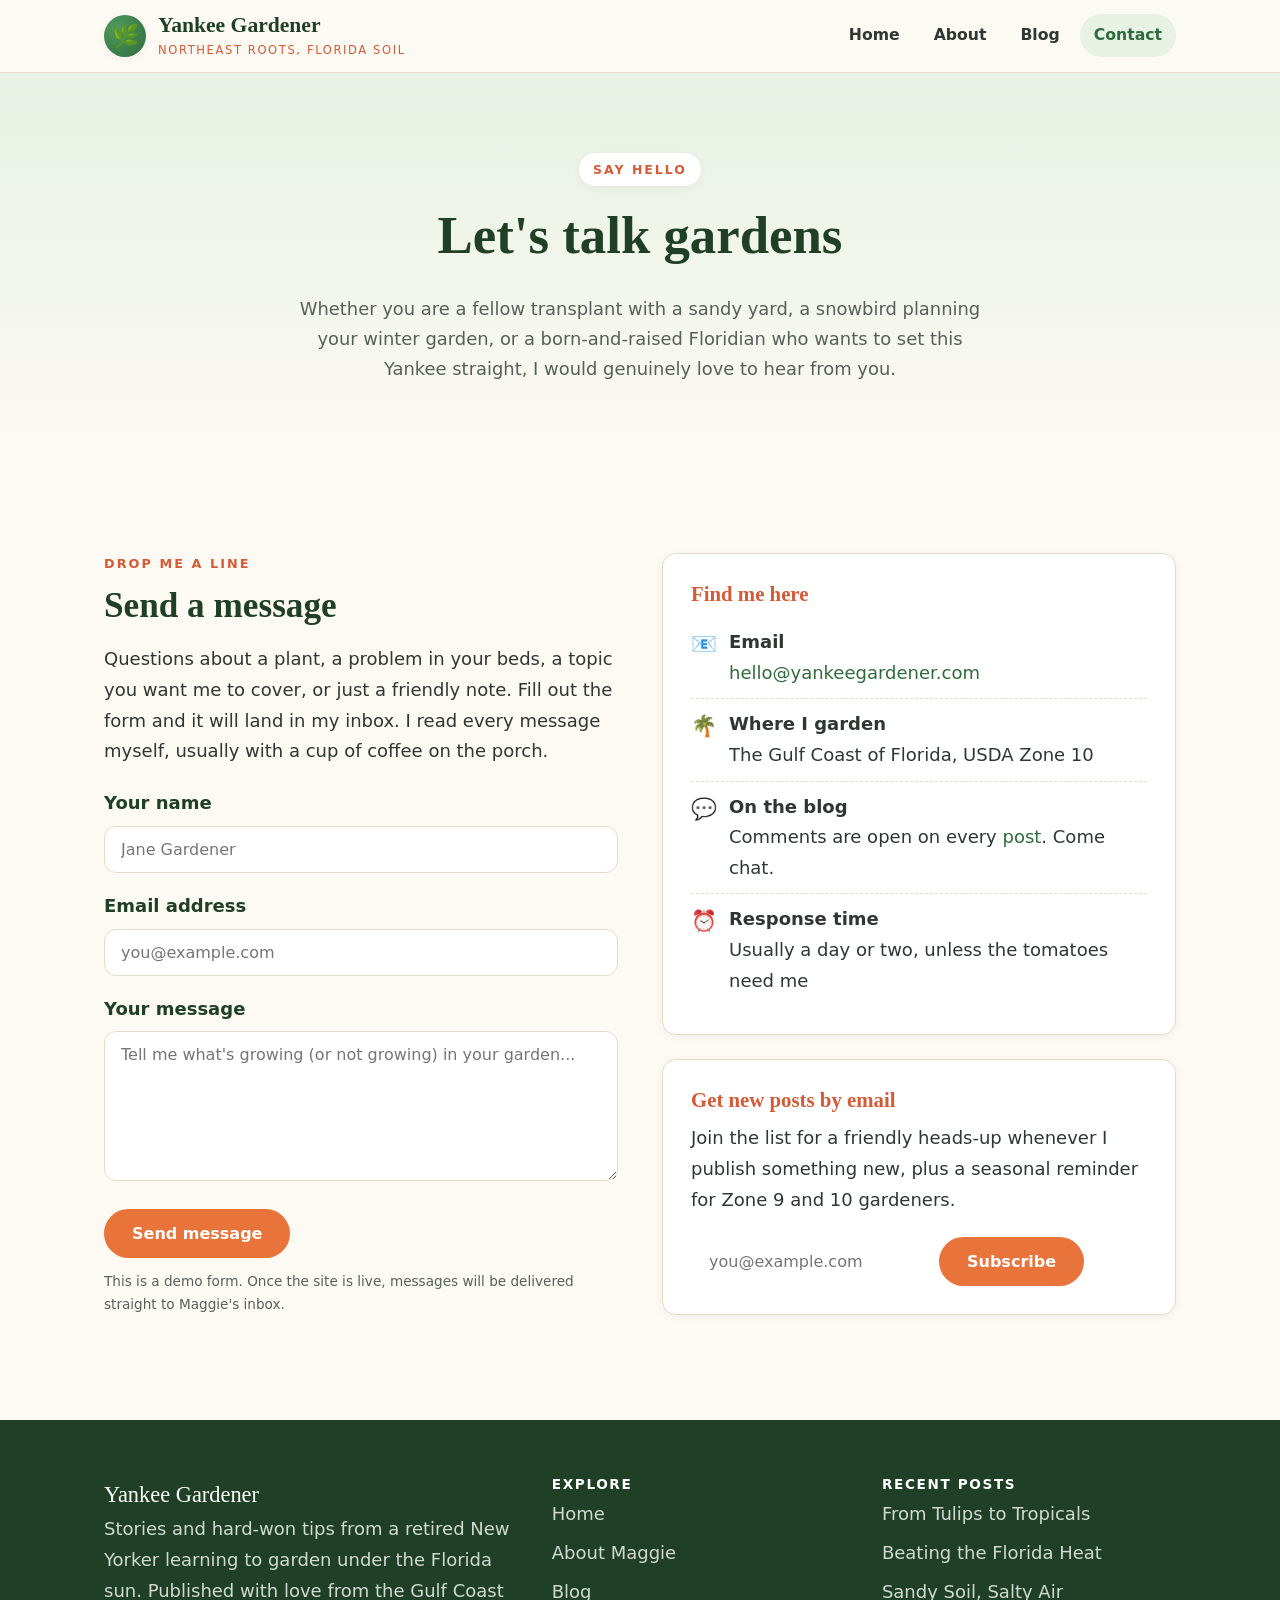
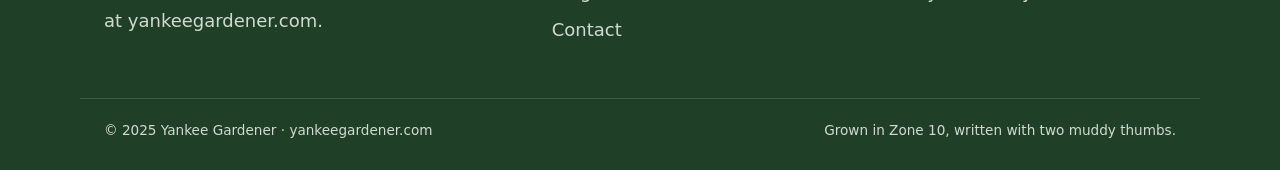
<file: contact.html>
<!DOCTYPE html>
<html lang="en">
<head>
  <meta charset="UTF-8" />
  <meta name="viewport" content="width=device-width, initial-scale=1.0" />
  <title>Contact | Yankee Gardener — Say Hello to Maggie</title>
  <meta name="description" content="Have a Florida gardening question or a story to swap? Contact Maggie at Yankee Gardener. Send a message, subscribe for new posts, and connect from anywhere on the Gulf Coast." />
  <link rel="canonical" href="https://yankeegardener.com/contact.html" />

  <meta property="og:type" content="website" />
  <meta property="og:site_name" content="Yankee Gardener" />
  <meta property="og:title" content="Contact | Yankee Gardener" />
  <meta property="og:description" content="Have a Florida gardening question or a story to swap? Send Maggie a note at Yankee Gardener." />
  <meta property="og:url" content="https://yankeegardener.com/contact.html" />
  <meta property="og:image" content="https://yankeegardener.com/assets/og-image.svg" />

  <meta name="twitter:card" content="summary_large_image" />
  <meta name="twitter:title" content="Contact | Yankee Gardener" />
  <meta name="twitter:description" content="Have a Florida gardening question or a story to swap? Send Maggie a note." />
  <meta name="twitter:image" content="https://yankeegardener.com/assets/og-image.svg" />

  <link rel="icon" href="assets/favicon.svg" type="image/svg+xml" />
  <link rel="stylesheet" href="css/style.css" />
</head>
<body>
  <header class="site-header">
    <nav class="nav" aria-label="Primary">
      <a class="brand" href="index.html" aria-label="Yankee Gardener home">
        <span class="mark" aria-hidden="true">&#127807;</span>
        <span class="brand-text">
          <span class="brand-name">Yankee Gardener</span><br />
          <span class="brand-tag">Northeast roots, Florida soil</span>
        </span>
      </a>
      <button class="nav-toggle" aria-label="Toggle menu" aria-expanded="false">&#9776;</button>
      <div class="nav-links" id="navlinks">
        <a href="index.html">Home</a>
        <a href="about.html">About</a>
        <a href="blog.html">Blog</a>
        <a href="contact.html" class="active">Contact</a>
      </div>
    </nav>
  </header>

  <main>
    <section class="page-intro">
      <div class="container">
        <span class="eyebrow">Say hello</span>
        <h1>Let's talk gardens</h1>
        <p>Whether you are a fellow transplant with a sandy yard, a snowbird planning your winter garden, or a born-and-raised Floridian who wants to set this Yankee straight, I would genuinely love to hear from you.</p>
      </div>
    </section>

    <section class="section">
      <div class="container contact-grid">
        <div>
          <span class="kicker">Drop me a line</span>
          <h2>Send a message</h2>
          <p>Questions about a plant, a problem in your beds, a topic you want me to cover, or just a friendly note. Fill out the form and it will land in my inbox. I read every message myself, usually with a cup of coffee on the porch.</p>
          <form action="#" method="post" aria-label="Contact form" onsubmit="return false;">
            <div class="form-field">
              <label for="name">Your name</label>
              <input id="name" name="name" type="text" placeholder="Jane Gardener" required />
            </div>
            <div class="form-field">
              <label for="email">Email address</label>
              <input id="email" name="email" type="email" placeholder="you@example.com" required />
            </div>
            <div class="form-field">
              <label for="message">Your message</label>
              <textarea id="message" name="message" placeholder="Tell me what's growing (or not growing) in your garden..." required></textarea>
            </div>
            <button type="submit" class="btn btn-primary">Send message</button>
            <p style="font-size:0.85rem; color:var(--charcoal-soft); margin-top:12px;">This is a demo form. Once the site is live, messages will be delivered straight to Maggie's inbox.</p>
          </form>
        </div>

        <div>
          <div class="info-card">
            <h3>Find me here</h3>
            <ul class="info-list">
              <li><span class="ico" aria-hidden="true">&#128231;</span><span><strong>Email</strong><br /><a href="mailto:hello@yankeegardener.com">hello@yankeegardener.com</a></span></li>
              <li><span class="ico" aria-hidden="true">&#127796;</span><span><strong>Where I garden</strong><br />The Gulf Coast of Florida, USDA Zone 10</span></li>
              <li><span class="ico" aria-hidden="true">&#128172;</span><span><strong>On the blog</strong><br />Comments are open on every <a href="blog.html">post</a>. Come chat.</span></li>
              <li><span class="ico" aria-hidden="true">&#9200;</span><span><strong>Response time</strong><br />Usually a day or two, unless the tomatoes need me</span></li>
            </ul>
          </div>

          <div class="info-card" style="margin-top:24px;">
            <h3>Get new posts by email</h3>
            <p style="margin-bottom:16px;">Join the list for a friendly heads-up whenever I publish something new, plus a seasonal reminder for Zone 9 and 10 gardeners.</p>
            <form class="signup" action="#" method="post" aria-label="Newsletter signup" onsubmit="return false;" style="justify-content:flex-start;">
              <input type="email" name="email" placeholder="you@example.com" aria-label="Email address" required style="min-width:200px;" />
              <button type="submit" class="btn btn-primary">Subscribe</button>
            </form>
          </div>
        </div>
      </div>
    </section>
  </main>

  <footer class="site-footer">
    <div class="container footer-grid">
      <div class="footer-brand">
        <span class="brand-name">Yankee Gardener</span>
        <p>Stories and hard-won tips from a retired New Yorker learning to garden under the Florida sun. Published with love from the Gulf Coast at yankeegardener.com.</p>
      </div>
      <div>
        <h4>Explore</h4>
        <ul class="footer-links">
          <li><a href="index.html">Home</a></li>
          <li><a href="about.html">About Maggie</a></li>
          <li><a href="blog.html">Blog</a></li>
          <li><a href="contact.html">Contact</a></li>
        </ul>
      </div>
      <div>
        <h4>Recent posts</h4>
        <ul class="footer-links">
          <li><a href="posts/from-tulips-to-tropicals.html">From Tulips to Tropicals</a></li>
          <li><a href="posts/beating-the-florida-heat.html">Beating the Florida Heat</a></li>
          <li><a href="posts/sandy-soil-salty-air.html">Sandy Soil, Salty Air</a></li>
        </ul>
      </div>
    </div>
    <div class="container footer-bottom">
      <span>&copy; 2025 Yankee Gardener &middot; yankeegardener.com</span>
      <span>Grown in Zone 10, written with two muddy thumbs.</span>
    </div>
  </footer>

  <script>
    var t = document.querySelector('.nav-toggle');
    var l = document.getElementById('navlinks');
    if (t) t.addEventListener('click', function () {
      var open = l.classList.toggle('open');
      t.setAttribute('aria-expanded', open ? 'true' : 'false');
    });
  </script>
</body>
</html>
</file>
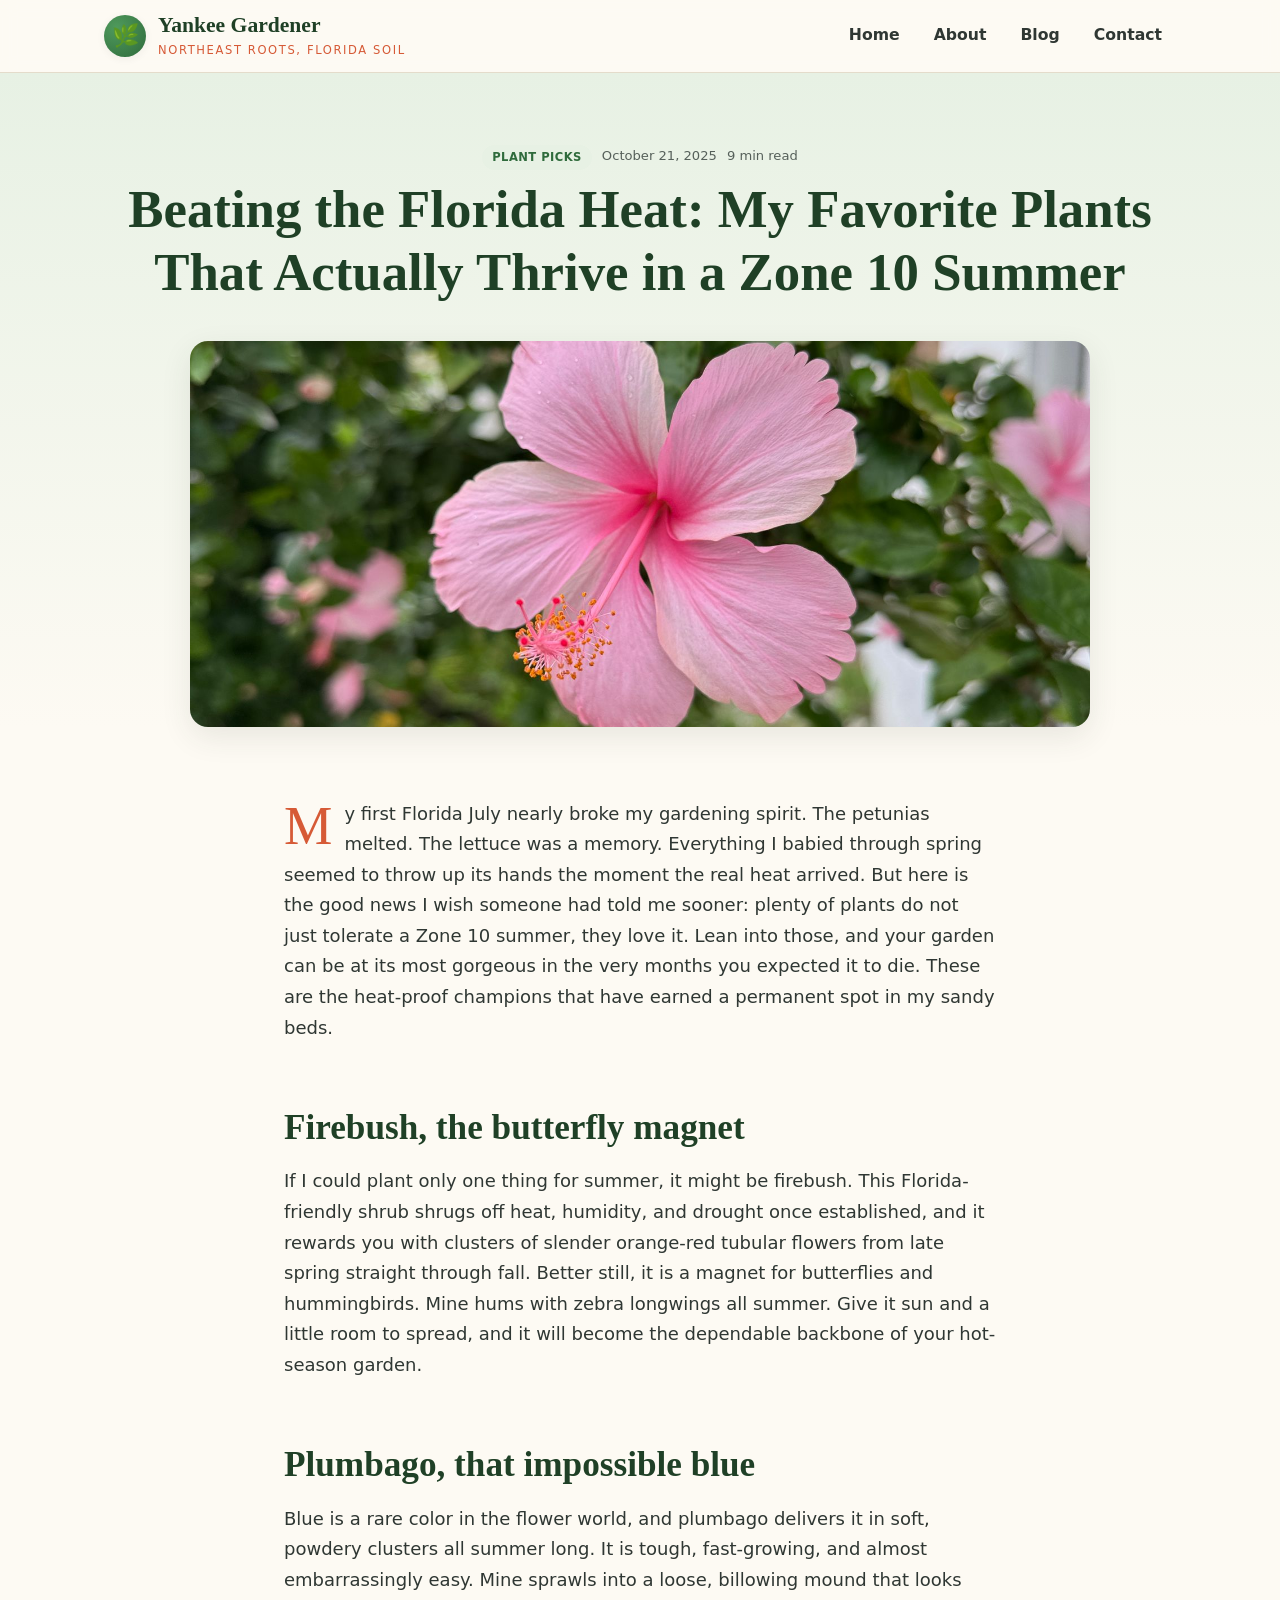
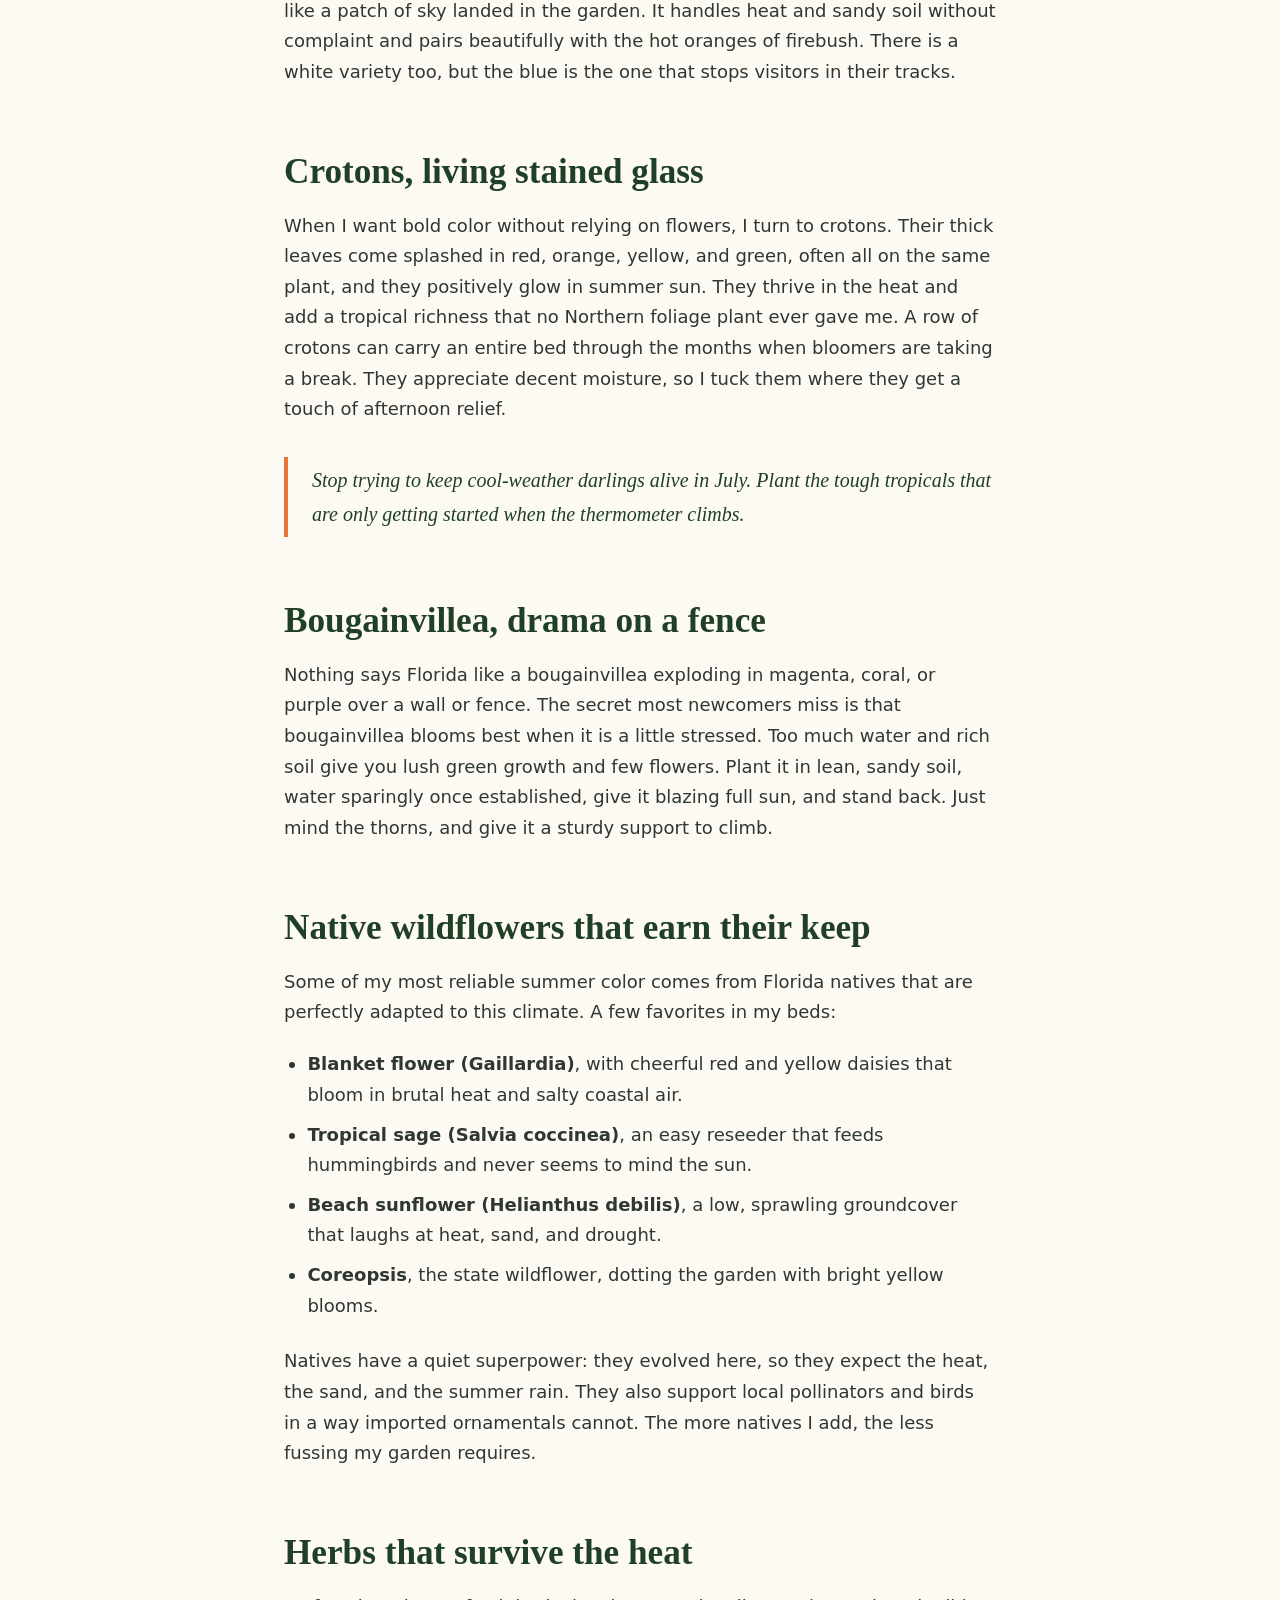
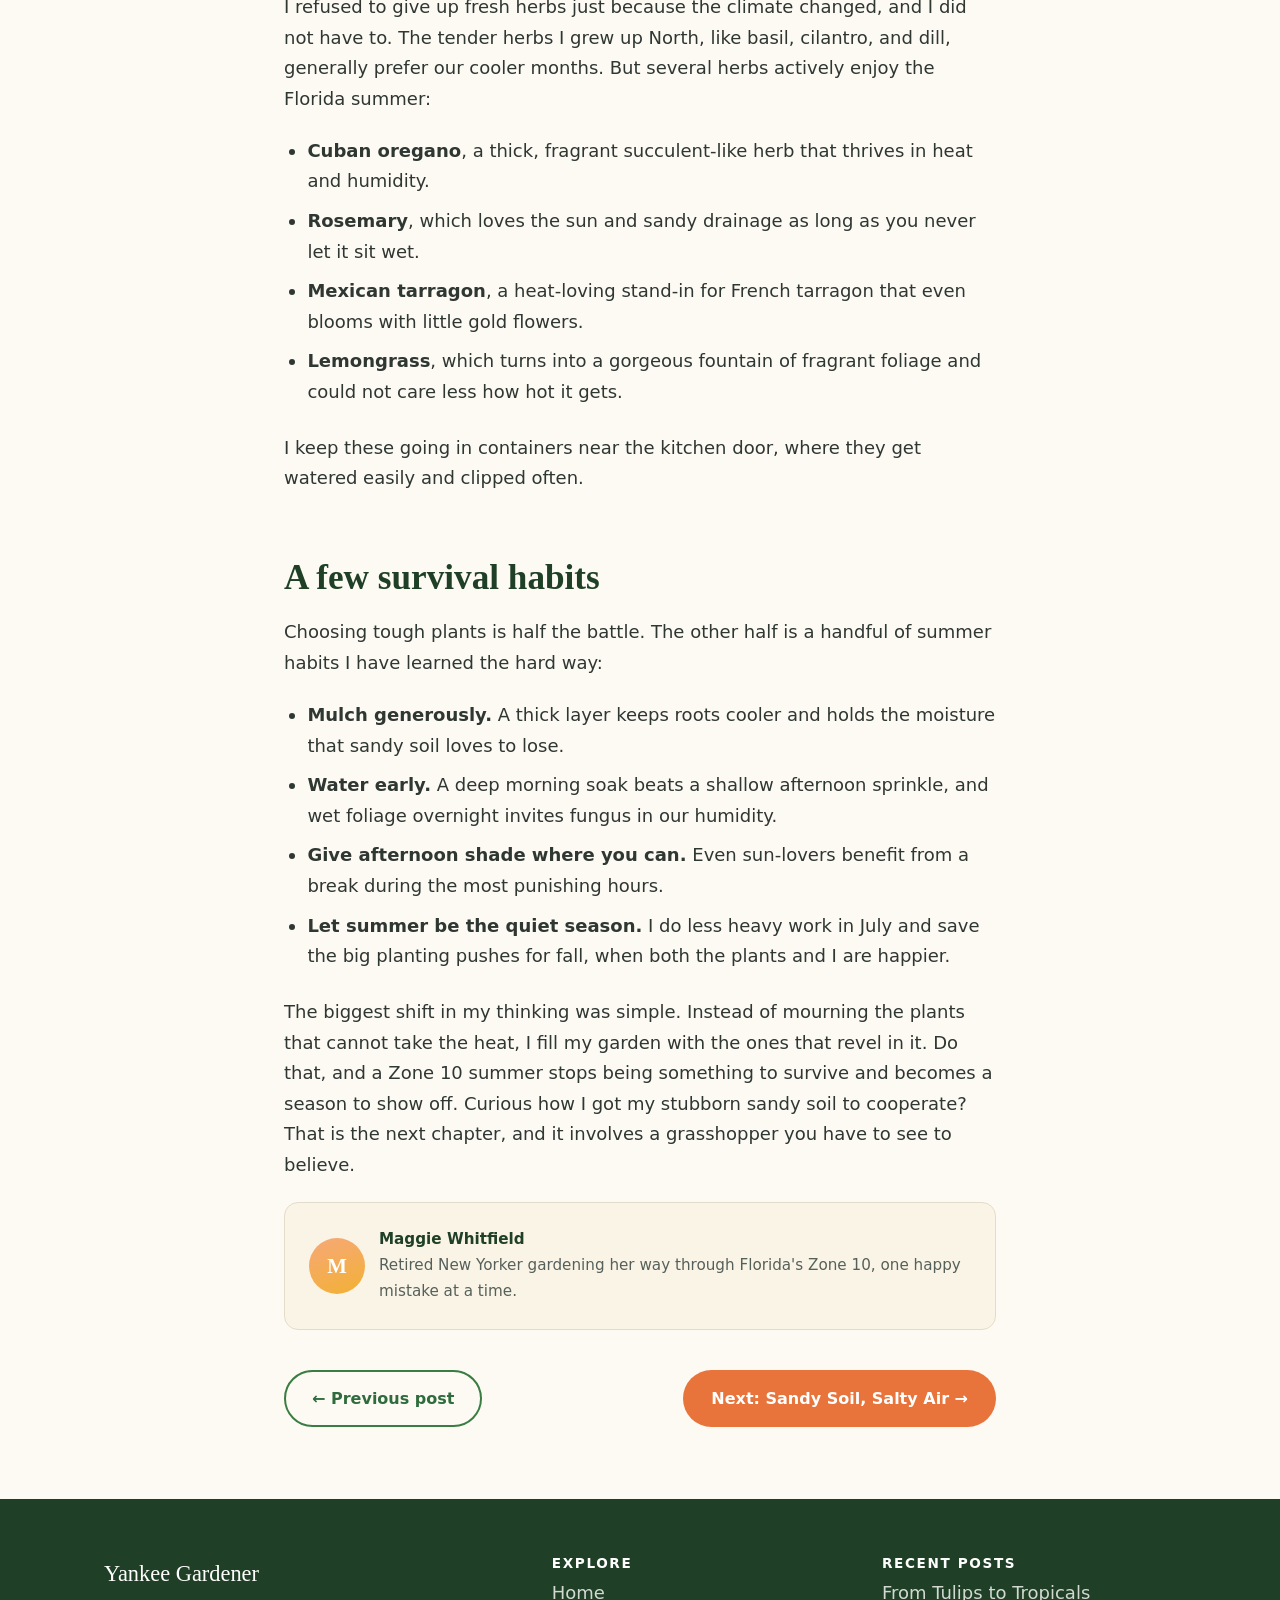
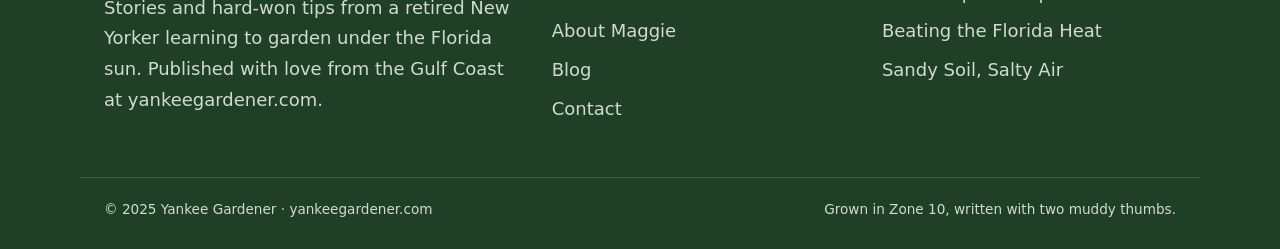
<file: posts/beating-the-florida-heat.html>
<!DOCTYPE html>
<html lang="en">
<head>
  <meta charset="UTF-8" />
  <meta name="viewport" content="width=device-width, initial-scale=1.0" />
  <title>Beating the Florida Heat: Plants That Thrive in a Zone 10 Summer | Yankee Gardener</title>
  <meta name="description" content="The heat- and humidity-tolerant plants that actually thrive in a Florida Zone 10 summer: firebush, plumbago, crotons, bougainvillea, native wildflowers, and herbs that survive the heat." />
  <link rel="canonical" href="https://yankeegardener.com/posts/beating-the-florida-heat.html" />

  <meta property="og:type" content="article" />
  <meta property="og:site_name" content="Yankee Gardener" />
  <meta property="og:title" content="Beating the Florida Heat: My Favorite Plants That Actually Thrive in a Zone 10 Summer" />
  <meta property="og:description" content="Firebush, plumbago, crotons, bougainvillea, native wildflowers, and heat-proof herbs. The tough, beautiful plants that keep a Florida garden alive all summer." />
  <meta property="og:url" content="https://yankeegardener.com/posts/beating-the-florida-heat.html" />
  <meta property="og:image" content="https://yankeegardener.com/assets/og-image.svg" />

  <meta name="twitter:card" content="summary_large_image" />
  <meta name="twitter:title" content="Beating the Florida Heat: Plants That Thrive in a Zone 10 Summer" />
  <meta name="twitter:description" content="The tough, beautiful plants that keep a Florida garden alive all summer." />
  <meta name="twitter:image" content="https://yankeegardener.com/assets/og-image.svg" />

  <link rel="icon" href="../assets/favicon.svg" type="image/svg+xml" />
  <link rel="stylesheet" href="../css/style.css" />
</head>
<body>
  <header class="site-header">
    <nav class="nav" aria-label="Primary">
      <a class="brand" href="../index.html" aria-label="Yankee Gardener home">
        <span class="mark" aria-hidden="true">&#127807;</span>
        <span class="brand-text">
          <span class="brand-name">Yankee Gardener</span><br />
          <span class="brand-tag">Northeast roots, Florida soil</span>
        </span>
      </a>
      <button class="nav-toggle" aria-label="Toggle menu" aria-expanded="false">&#9776;</button>
      <div class="nav-links" id="navlinks">
        <a href="../index.html">Home</a>
        <a href="../about.html">About</a>
        <a href="../blog.html">Blog</a>
        <a href="../contact.html">Contact</a>
      </div>
    </nav>
  </header>

  <main>
    <article>
      <div class="article-hero">
        <div class="container">
          <div class="post-meta"><span class="tag">Plant Picks</span><span>October 21, 2025</span><span>9 min read</span></div>
          <h1>Beating the Florida Heat: My Favorite Plants That Actually Thrive in a Zone 10 Summer</h1>
          <div class="article-cover"><img class="cover-img" src="../assets/img/hibiscus.jpg" alt="A pink hibiscus in full bloom thriving in a sunny tropical garden" loading="lazy"></div>
        </div>
      </div>

      <div class="article-body">
        <div class="container narrow">
          <p class="first-letter">My first Florida July nearly broke my gardening spirit. The petunias melted. The lettuce was a memory. Everything I babied through spring seemed to throw up its hands the moment the real heat arrived. But here is the good news I wish someone had told me sooner: plenty of plants do not just tolerate a Zone 10 summer, they love it. Lean into those, and your garden can be at its most gorgeous in the very months you expected it to die. These are the heat-proof champions that have earned a permanent spot in my sandy beds.</p>

          <h2>Firebush, the butterfly magnet</h2>
          <p>If I could plant only one thing for summer, it might be firebush. This Florida-friendly shrub shrugs off heat, humidity, and drought once established, and it rewards you with clusters of slender orange-red tubular flowers from late spring straight through fall. Better still, it is a magnet for butterflies and hummingbirds. Mine hums with zebra longwings all summer. Give it sun and a little room to spread, and it will become the dependable backbone of your hot-season garden.</p>

          <h2>Plumbago, that impossible blue</h2>
          <p>Blue is a rare color in the flower world, and plumbago delivers it in soft, powdery clusters all summer long. It is tough, fast-growing, and almost embarrassingly easy. Mine sprawls into a loose, billowing mound that looks like a patch of sky landed in the garden. It handles heat and sandy soil without complaint and pairs beautifully with the hot oranges of firebush. There is a white variety too, but the blue is the one that stops visitors in their tracks.</p>

          <h2>Crotons, living stained glass</h2>
          <p>When I want bold color without relying on flowers, I turn to crotons. Their thick leaves come splashed in red, orange, yellow, and green, often all on the same plant, and they positively glow in summer sun. They thrive in the heat and add a tropical richness that no Northern foliage plant ever gave me. A row of crotons can carry an entire bed through the months when bloomers are taking a break. They appreciate decent moisture, so I tuck them where they get a touch of afternoon relief.</p>

          <blockquote>Stop trying to keep cool-weather darlings alive in July. Plant the tough tropicals that are only getting started when the thermometer climbs.</blockquote>

          <h2>Bougainvillea, drama on a fence</h2>
          <p>Nothing says Florida like a bougainvillea exploding in magenta, coral, or purple over a wall or fence. The secret most newcomers miss is that bougainvillea blooms best when it is a little stressed. Too much water and rich soil give you lush green growth and few flowers. Plant it in lean, sandy soil, water sparingly once established, give it blazing full sun, and stand back. Just mind the thorns, and give it a sturdy support to climb.</p>

          <h2>Native wildflowers that earn their keep</h2>
          <p>Some of my most reliable summer color comes from Florida natives that are perfectly adapted to this climate. A few favorites in my beds:</p>
          <ul>
            <li><strong>Blanket flower (Gaillardia)</strong>, with cheerful red and yellow daisies that bloom in brutal heat and salty coastal air.</li>
            <li><strong>Tropical sage (Salvia coccinea)</strong>, an easy reseeder that feeds hummingbirds and never seems to mind the sun.</li>
            <li><strong>Beach sunflower (Helianthus debilis)</strong>, a low, sprawling groundcover that laughs at heat, sand, and drought.</li>
            <li><strong>Coreopsis</strong>, the state wildflower, dotting the garden with bright yellow blooms.</li>
          </ul>
          <p>Natives have a quiet superpower: they evolved here, so they expect the heat, the sand, and the summer rain. They also support local pollinators and birds in a way imported ornamentals cannot. The more natives I add, the less fussing my garden requires.</p>

          <h2>Herbs that survive the heat</h2>
          <p>I refused to give up fresh herbs just because the climate changed, and I did not have to. The tender herbs I grew up North, like basil, cilantro, and dill, generally prefer our cooler months. But several herbs actively enjoy the Florida summer:</p>
          <ul>
            <li><strong>Cuban oregano</strong>, a thick, fragrant succulent-like herb that thrives in heat and humidity.</li>
            <li><strong>Rosemary</strong>, which loves the sun and sandy drainage as long as you never let it sit wet.</li>
            <li><strong>Mexican tarragon</strong>, a heat-loving stand-in for French tarragon that even blooms with little gold flowers.</li>
            <li><strong>Lemongrass</strong>, which turns into a gorgeous fountain of fragrant foliage and could not care less how hot it gets.</li>
          </ul>
          <p>I keep these going in containers near the kitchen door, where they get watered easily and clipped often.</p>

          <h2>A few survival habits</h2>
          <p>Choosing tough plants is half the battle. The other half is a handful of summer habits I have learned the hard way:</p>
          <ul>
            <li><strong>Mulch generously.</strong> A thick layer keeps roots cooler and holds the moisture that sandy soil loves to lose.</li>
            <li><strong>Water early.</strong> A deep morning soak beats a shallow afternoon sprinkle, and wet foliage overnight invites fungus in our humidity.</li>
            <li><strong>Give afternoon shade where you can.</strong> Even sun-lovers benefit from a break during the most punishing hours.</li>
            <li><strong>Let summer be the quiet season.</strong> I do less heavy work in July and save the big planting pushes for fall, when both the plants and I are happier.</li>
          </ul>

          <p>The biggest shift in my thinking was simple. Instead of mourning the plants that cannot take the heat, I fill my garden with the ones that revel in it. Do that, and a Zone 10 summer stops being something to survive and becomes a season to show off. Curious how I got my stubborn sandy soil to cooperate? That is the next chapter, and it involves a grasshopper you have to see to believe.</p>

          <div class="byline">
            <span class="avatar" aria-hidden="true">M</span>
            <span class="avatar-text"><strong>Maggie Whitfield</strong><br />Retired New Yorker gardening her way through Florida's Zone 10, one happy mistake at a time.</span>
          </div>

          <div class="post-nav">
            <a class="btn btn-outline" href="from-tulips-to-tropicals.html">&#8592; Previous post</a>
            <a class="btn btn-primary" href="sandy-soil-salty-air.html">Next: Sandy Soil, Salty Air &#8594;</a>
          </div>
        </div>
      </div>
    </article>
  </main>

  <footer class="site-footer">
    <div class="container footer-grid">
      <div class="footer-brand">
        <span class="brand-name">Yankee Gardener</span>
        <p>Stories and hard-won tips from a retired New Yorker learning to garden under the Florida sun. Published with love from the Gulf Coast at yankeegardener.com.</p>
      </div>
      <div>
        <h4>Explore</h4>
        <ul class="footer-links">
          <li><a href="../index.html">Home</a></li>
          <li><a href="../about.html">About Maggie</a></li>
          <li><a href="../blog.html">Blog</a></li>
          <li><a href="../contact.html">Contact</a></li>
        </ul>
      </div>
      <div>
        <h4>Recent posts</h4>
        <ul class="footer-links">
          <li><a href="from-tulips-to-tropicals.html">From Tulips to Tropicals</a></li>
          <li><a href="beating-the-florida-heat.html">Beating the Florida Heat</a></li>
          <li><a href="sandy-soil-salty-air.html">Sandy Soil, Salty Air</a></li>
        </ul>
      </div>
    </div>
    <div class="container footer-bottom">
      <span>&copy; 2025 Yankee Gardener &middot; yankeegardener.com</span>
      <span>Grown in Zone 10, written with two muddy thumbs.</span>
    </div>
  </footer>

  <script>
    var t = document.querySelector('.nav-toggle');
    var l = document.getElementById('navlinks');
    if (t) t.addEventListener('click', function () {
      var open = l.classList.toggle('open');
      t.setAttribute('aria-expanded', open ? 'true' : 'false');
    });
  </script>
</body>
</html>
</file>
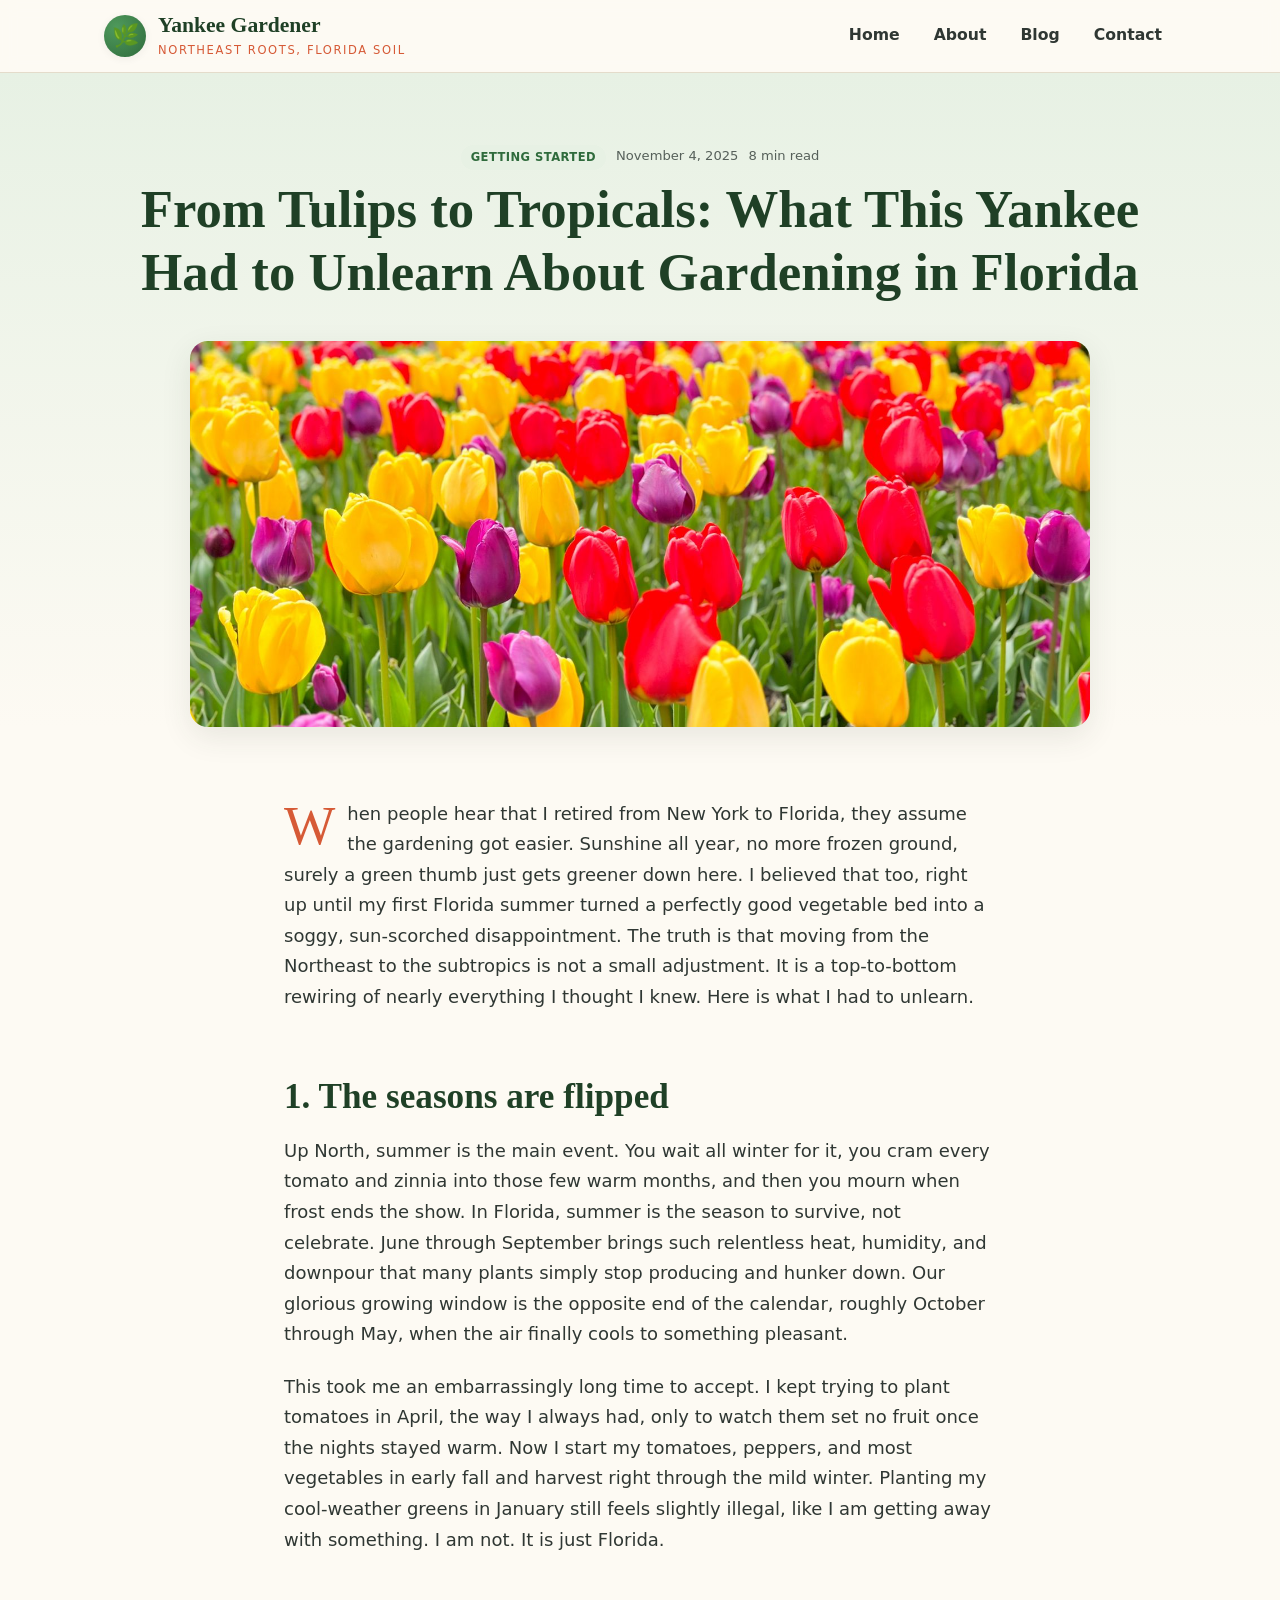
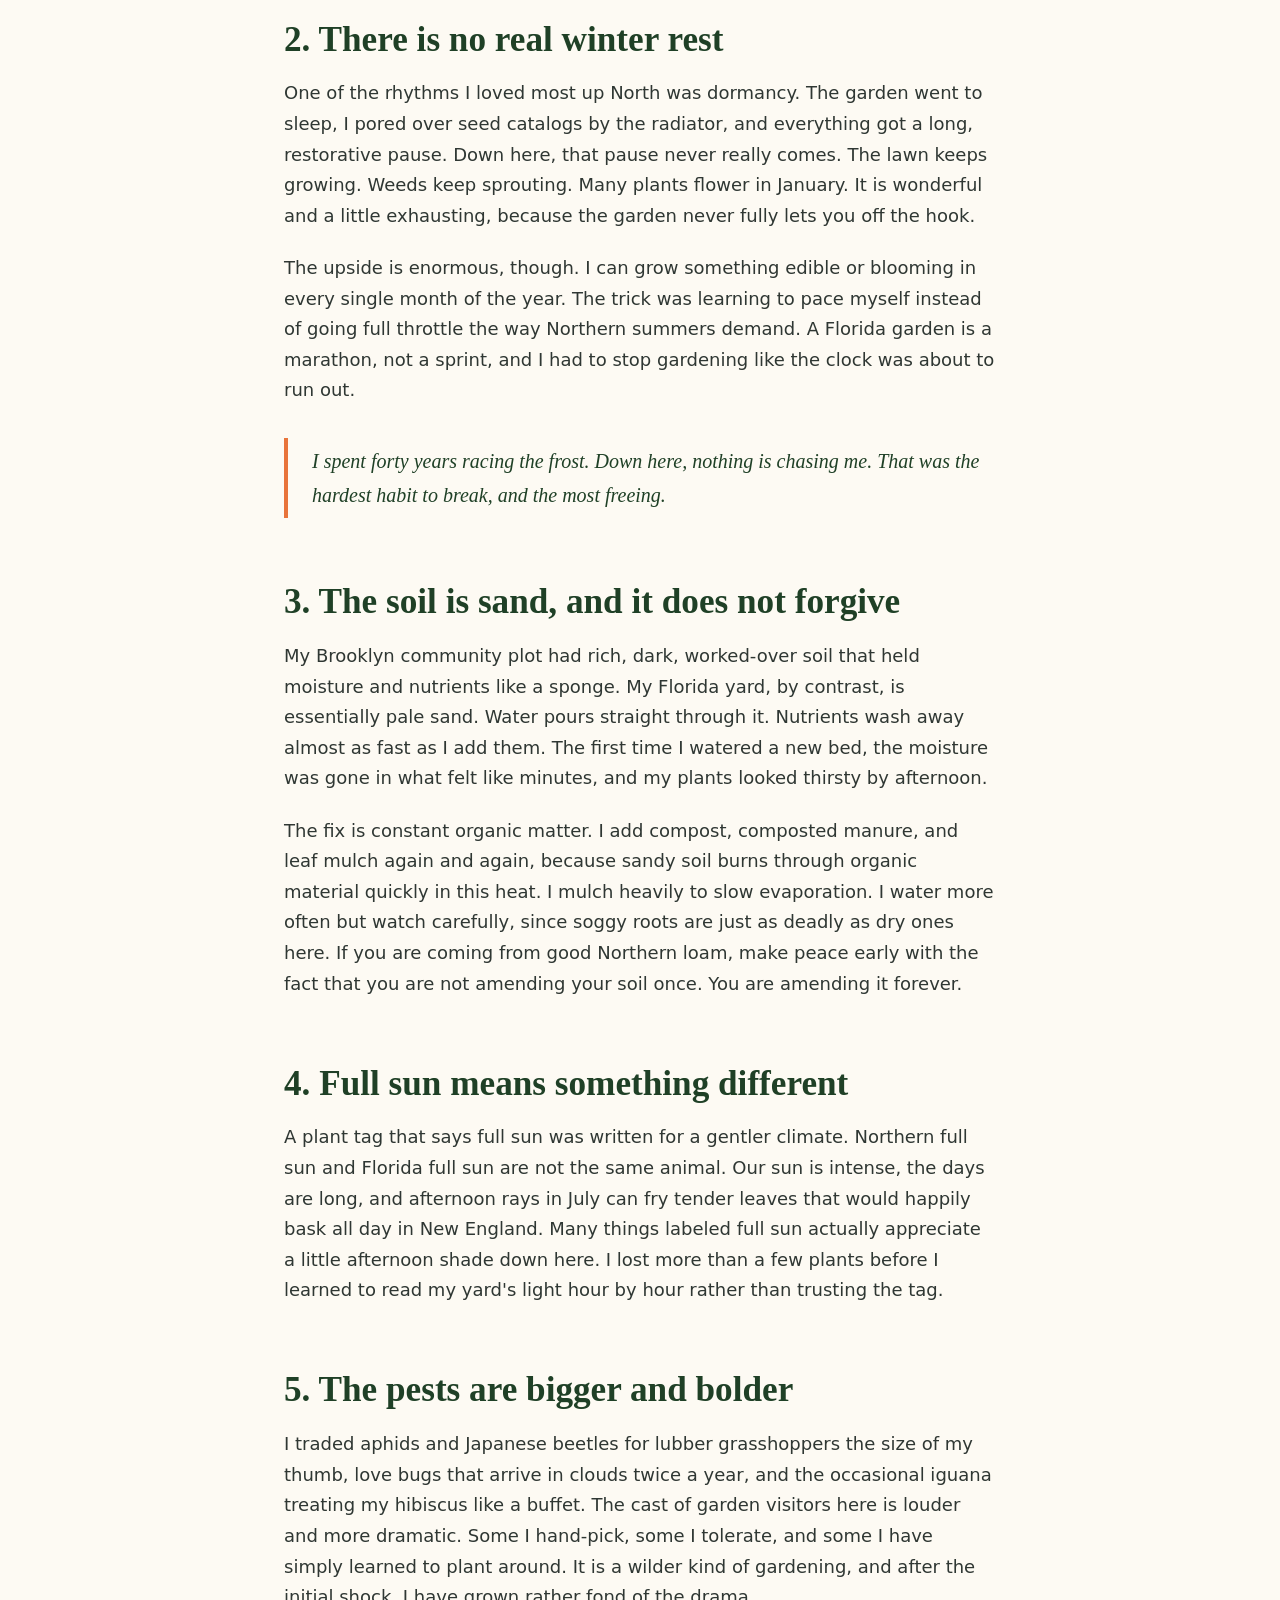
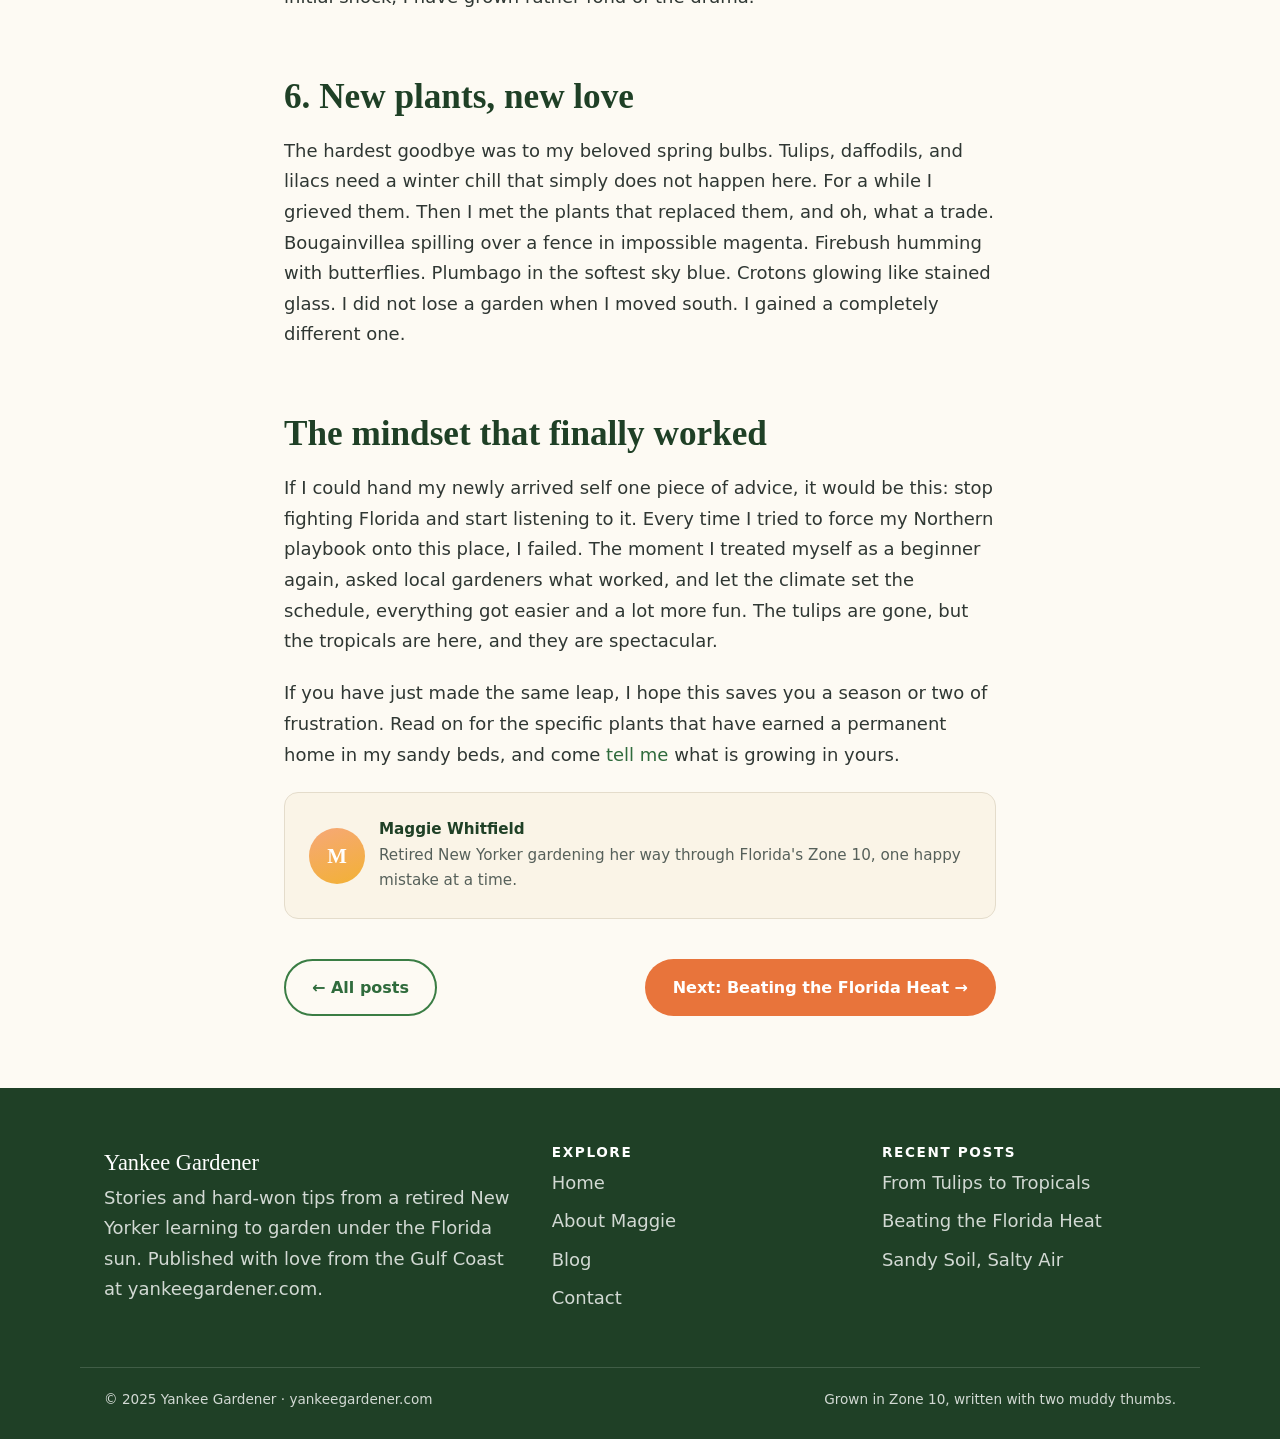
<file: posts/from-tulips-to-tropicals.html>
<!DOCTYPE html>
<html lang="en">
<head>
  <meta charset="UTF-8" />
  <meta name="viewport" content="width=device-width, initial-scale=1.0" />
  <title>From Tulips to Tropicals: What I Unlearned Gardening in Florida | Yankee Gardener</title>
  <meta name="description" content="A retired New Yorker shares the biggest lessons of switching from Northeast gardening to subtropical Zone 10: reverse seasons, no winter dormancy, sandy soil, and a growing calendar turned upside down." />
  <link rel="canonical" href="https://yankeegardener.com/posts/from-tulips-to-tropicals.html" />

  <meta property="og:type" content="article" />
  <meta property="og:site_name" content="Yankee Gardener" />
  <meta property="og:title" content="From Tulips to Tropicals: What This Yankee Had to Unlearn About Gardening in Florida" />
  <meta property="og:description" content="Reverse seasons, no winter dormancy, and sandy soil. The hard-won mental shifts of moving from Northeast gardening to Florida's Zone 10." />
  <meta property="og:url" content="https://yankeegardener.com/posts/from-tulips-to-tropicals.html" />
  <meta property="og:image" content="https://yankeegardener.com/assets/og-image.svg" />

  <meta name="twitter:card" content="summary_large_image" />
  <meta name="twitter:title" content="From Tulips to Tropicals: What This Yankee Unlearned in Florida" />
  <meta name="twitter:description" content="The hard-won mental shifts of moving from Northeast gardening to Florida's Zone 10." />
  <meta name="twitter:image" content="https://yankeegardener.com/assets/og-image.svg" />

  <link rel="icon" href="../assets/favicon.svg" type="image/svg+xml" />
  <link rel="stylesheet" href="../css/style.css" />
</head>
<body>
  <header class="site-header">
    <nav class="nav" aria-label="Primary">
      <a class="brand" href="../index.html" aria-label="Yankee Gardener home">
        <span class="mark" aria-hidden="true">&#127807;</span>
        <span class="brand-text">
          <span class="brand-name">Yankee Gardener</span><br />
          <span class="brand-tag">Northeast roots, Florida soil</span>
        </span>
      </a>
      <button class="nav-toggle" aria-label="Toggle menu" aria-expanded="false">&#9776;</button>
      <div class="nav-links" id="navlinks">
        <a href="../index.html">Home</a>
        <a href="../about.html">About</a>
        <a href="../blog.html">Blog</a>
        <a href="../contact.html">Contact</a>
      </div>
    </nav>
  </header>

  <main>
    <article>
      <div class="article-hero">
        <div class="container">
          <div class="post-meta"><span class="tag">Getting Started</span><span>November 4, 2025</span><span>8 min read</span></div>
          <h1>From Tulips to Tropicals: What This Yankee Had to Unlearn About Gardening in Florida</h1>
          <div class="article-cover"><img class="cover-img" src="../assets/img/tulips.jpg" alt="A bright bed of red, yellow, and purple tulips in a spring garden" loading="lazy"></div>
        </div>
      </div>

      <div class="article-body">
        <div class="container narrow">
          <p class="first-letter">When people hear that I retired from New York to Florida, they assume the gardening got easier. Sunshine all year, no more frozen ground, surely a green thumb just gets greener down here. I believed that too, right up until my first Florida summer turned a perfectly good vegetable bed into a soggy, sun-scorched disappointment. The truth is that moving from the Northeast to the subtropics is not a small adjustment. It is a top-to-bottom rewiring of nearly everything I thought I knew. Here is what I had to unlearn.</p>

          <h2>1. The seasons are flipped</h2>
          <p>Up North, summer is the main event. You wait all winter for it, you cram every tomato and zinnia into those few warm months, and then you mourn when frost ends the show. In Florida, summer is the season to survive, not celebrate. June through September brings such relentless heat, humidity, and downpour that many plants simply stop producing and hunker down. Our glorious growing window is the opposite end of the calendar, roughly October through May, when the air finally cools to something pleasant.</p>
          <p>This took me an embarrassingly long time to accept. I kept trying to plant tomatoes in April, the way I always had, only to watch them set no fruit once the nights stayed warm. Now I start my tomatoes, peppers, and most vegetables in early fall and harvest right through the mild winter. Planting my cool-weather greens in January still feels slightly illegal, like I am getting away with something. I am not. It is just Florida.</p>

          <h2>2. There is no real winter rest</h2>
          <p>One of the rhythms I loved most up North was dormancy. The garden went to sleep, I pored over seed catalogs by the radiator, and everything got a long, restorative pause. Down here, that pause never really comes. The lawn keeps growing. Weeds keep sprouting. Many plants flower in January. It is wonderful and a little exhausting, because the garden never fully lets you off the hook.</p>
          <p>The upside is enormous, though. I can grow something edible or blooming in every single month of the year. The trick was learning to pace myself instead of going full throttle the way Northern summers demand. A Florida garden is a marathon, not a sprint, and I had to stop gardening like the clock was about to run out.</p>

          <blockquote>I spent forty years racing the frost. Down here, nothing is chasing me. That was the hardest habit to break, and the most freeing.</blockquote>

          <h2>3. The soil is sand, and it does not forgive</h2>
          <p>My Brooklyn community plot had rich, dark, worked-over soil that held moisture and nutrients like a sponge. My Florida yard, by contrast, is essentially pale sand. Water pours straight through it. Nutrients wash away almost as fast as I add them. The first time I watered a new bed, the moisture was gone in what felt like minutes, and my plants looked thirsty by afternoon.</p>
          <p>The fix is constant organic matter. I add compost, composted manure, and leaf mulch again and again, because sandy soil burns through organic material quickly in this heat. I mulch heavily to slow evaporation. I water more often but watch carefully, since soggy roots are just as deadly as dry ones here. If you are coming from good Northern loam, make peace early with the fact that you are not amending your soil once. You are amending it forever.</p>

          <h2>4. Full sun means something different</h2>
          <p>A plant tag that says full sun was written for a gentler climate. Northern full sun and Florida full sun are not the same animal. Our sun is intense, the days are long, and afternoon rays in July can fry tender leaves that would happily bask all day in New England. Many things labeled full sun actually appreciate a little afternoon shade down here. I lost more than a few plants before I learned to read my yard's light hour by hour rather than trusting the tag.</p>

          <h2>5. The pests are bigger and bolder</h2>
          <p>I traded aphids and Japanese beetles for lubber grasshoppers the size of my thumb, love bugs that arrive in clouds twice a year, and the occasional iguana treating my hibiscus like a buffet. The cast of garden visitors here is louder and more dramatic. Some I hand-pick, some I tolerate, and some I have simply learned to plant around. It is a wilder kind of gardening, and after the initial shock, I have grown rather fond of the drama.</p>

          <h2>6. New plants, new love</h2>
          <p>The hardest goodbye was to my beloved spring bulbs. Tulips, daffodils, and lilacs need a winter chill that simply does not happen here. For a while I grieved them. Then I met the plants that replaced them, and oh, what a trade. Bougainvillea spilling over a fence in impossible magenta. Firebush humming with butterflies. Plumbago in the softest sky blue. Crotons glowing like stained glass. I did not lose a garden when I moved south. I gained a completely different one.</p>

          <h2>The mindset that finally worked</h2>
          <p>If I could hand my newly arrived self one piece of advice, it would be this: stop fighting Florida and start listening to it. Every time I tried to force my Northern playbook onto this place, I failed. The moment I treated myself as a beginner again, asked local gardeners what worked, and let the climate set the schedule, everything got easier and a lot more fun. The tulips are gone, but the tropicals are here, and they are spectacular.</p>
          <p>If you have just made the same leap, I hope this saves you a season or two of frustration. Read on for the specific plants that have earned a permanent home in my sandy beds, and come <a href="../contact.html">tell me</a> what is growing in yours.</p>

          <div class="byline">
            <span class="avatar" aria-hidden="true">M</span>
            <span class="avatar-text"><strong>Maggie Whitfield</strong><br />Retired New Yorker gardening her way through Florida's Zone 10, one happy mistake at a time.</span>
          </div>

          <div class="post-nav">
            <a class="btn btn-outline" href="../blog.html">&#8592; All posts</a>
            <a class="btn btn-primary" href="beating-the-florida-heat.html">Next: Beating the Florida Heat &#8594;</a>
          </div>
        </div>
      </div>
    </article>
  </main>

  <footer class="site-footer">
    <div class="container footer-grid">
      <div class="footer-brand">
        <span class="brand-name">Yankee Gardener</span>
        <p>Stories and hard-won tips from a retired New Yorker learning to garden under the Florida sun. Published with love from the Gulf Coast at yankeegardener.com.</p>
      </div>
      <div>
        <h4>Explore</h4>
        <ul class="footer-links">
          <li><a href="../index.html">Home</a></li>
          <li><a href="../about.html">About Maggie</a></li>
          <li><a href="../blog.html">Blog</a></li>
          <li><a href="../contact.html">Contact</a></li>
        </ul>
      </div>
      <div>
        <h4>Recent posts</h4>
        <ul class="footer-links">
          <li><a href="from-tulips-to-tropicals.html">From Tulips to Tropicals</a></li>
          <li><a href="beating-the-florida-heat.html">Beating the Florida Heat</a></li>
          <li><a href="sandy-soil-salty-air.html">Sandy Soil, Salty Air</a></li>
        </ul>
      </div>
    </div>
    <div class="container footer-bottom">
      <span>&copy; 2025 Yankee Gardener &middot; yankeegardener.com</span>
      <span>Grown in Zone 10, written with two muddy thumbs.</span>
    </div>
  </footer>

  <script>
    var t = document.querySelector('.nav-toggle');
    var l = document.getElementById('navlinks');
    if (t) t.addEventListener('click', function () {
      var open = l.classList.toggle('open');
      t.setAttribute('aria-expanded', open ? 'true' : 'false');
    });
  </script>
</body>
</html>
</file>
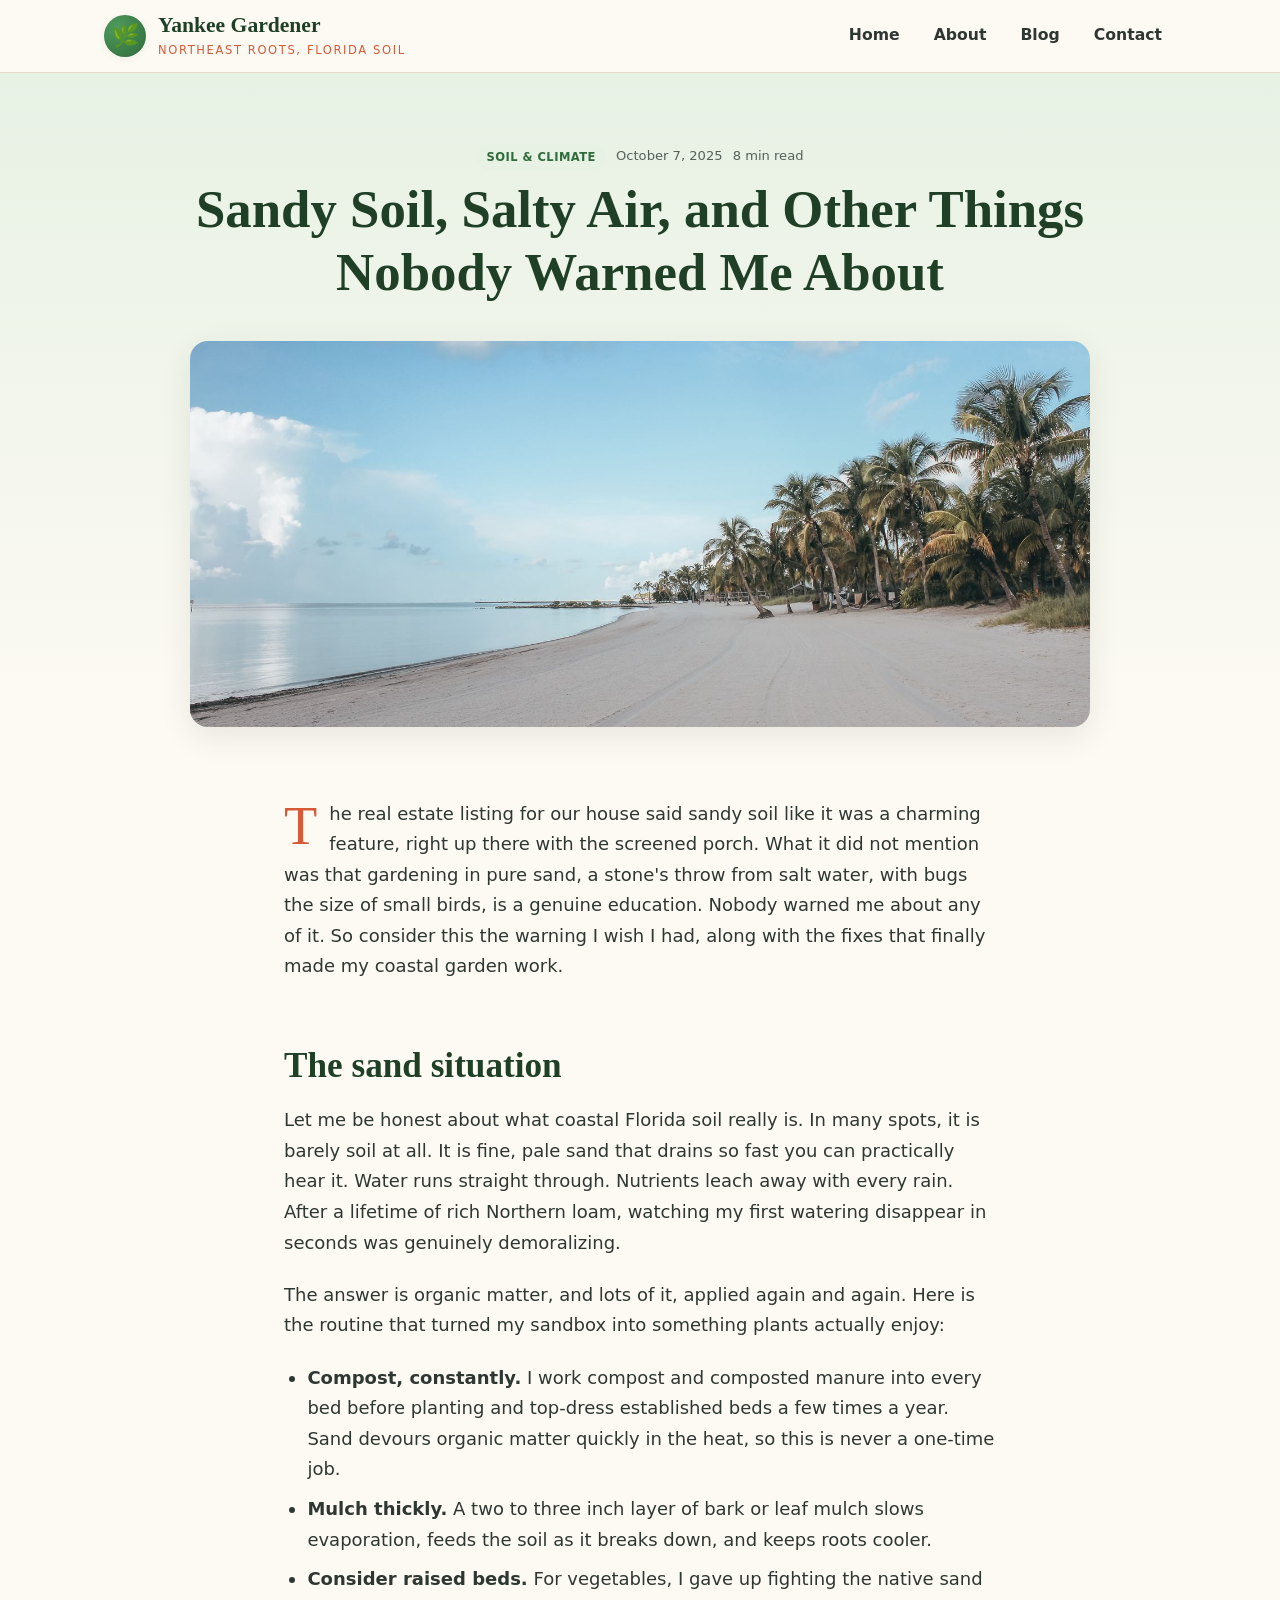
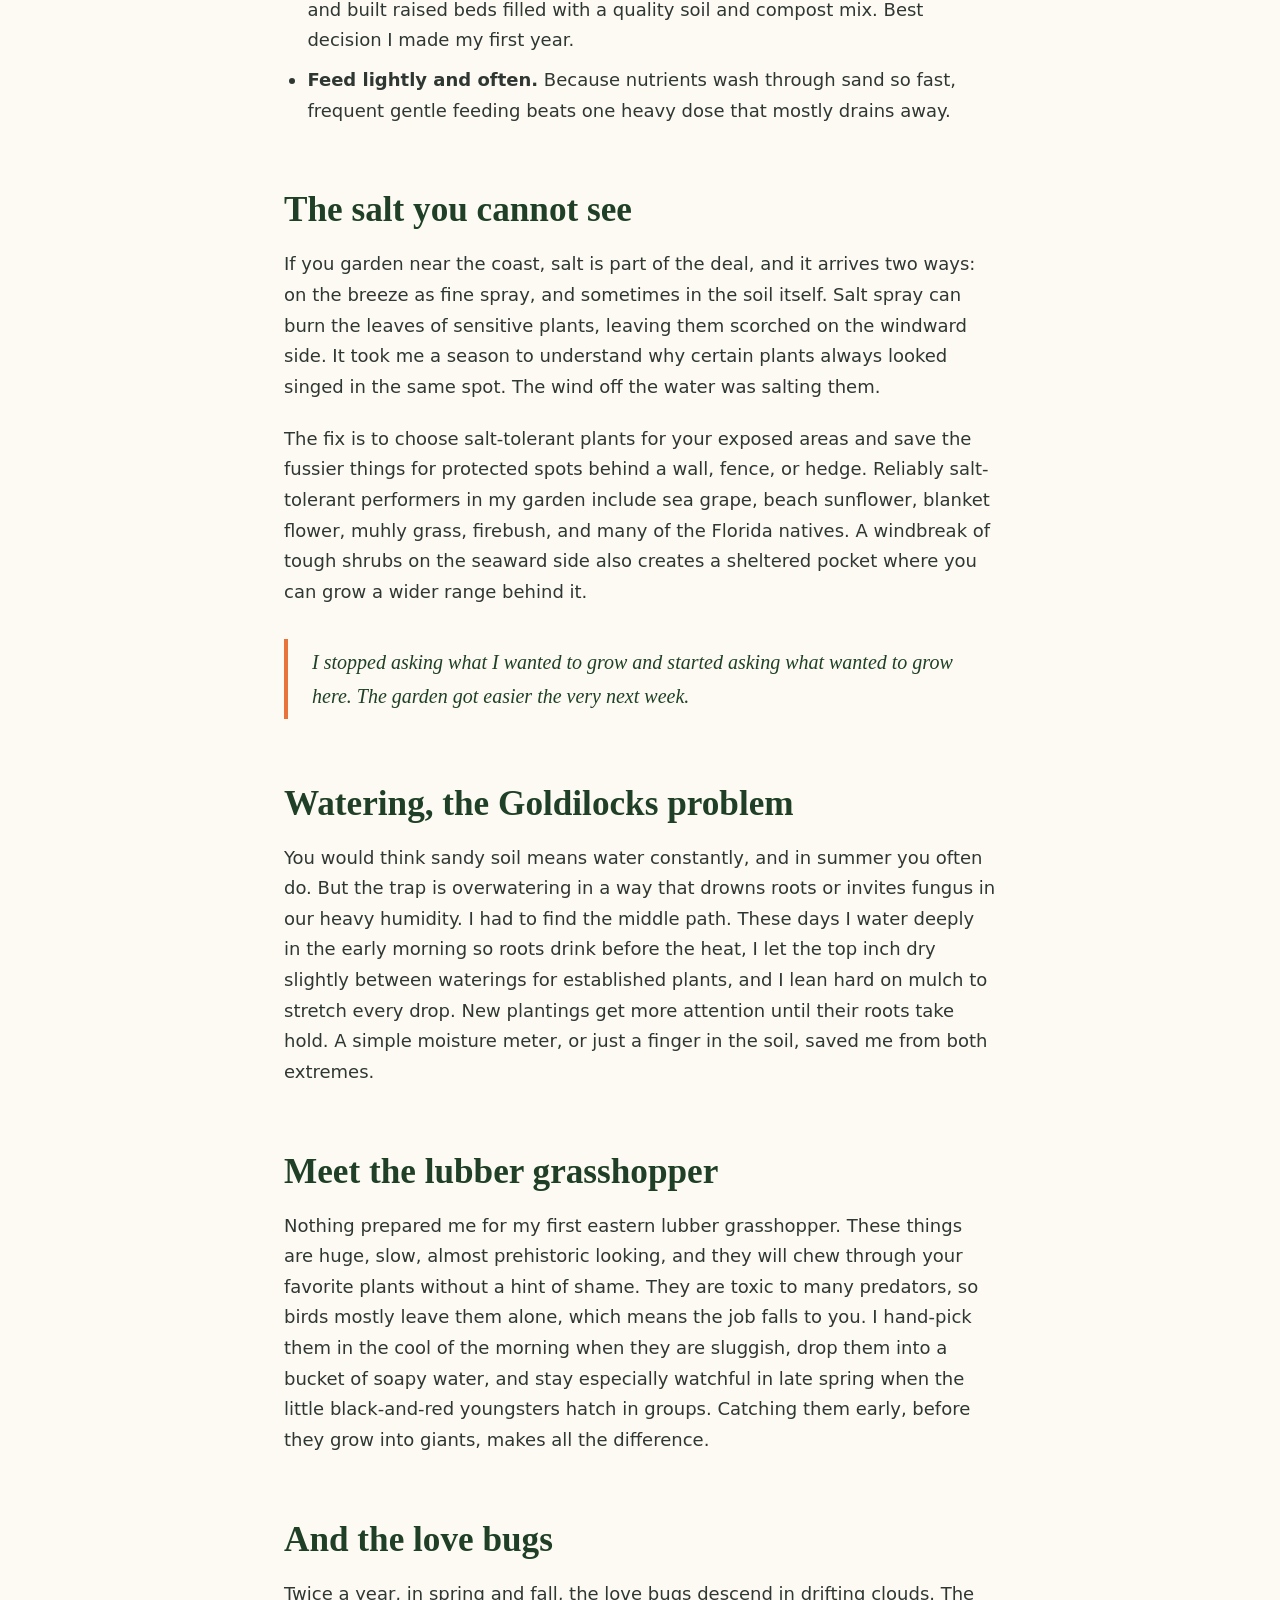
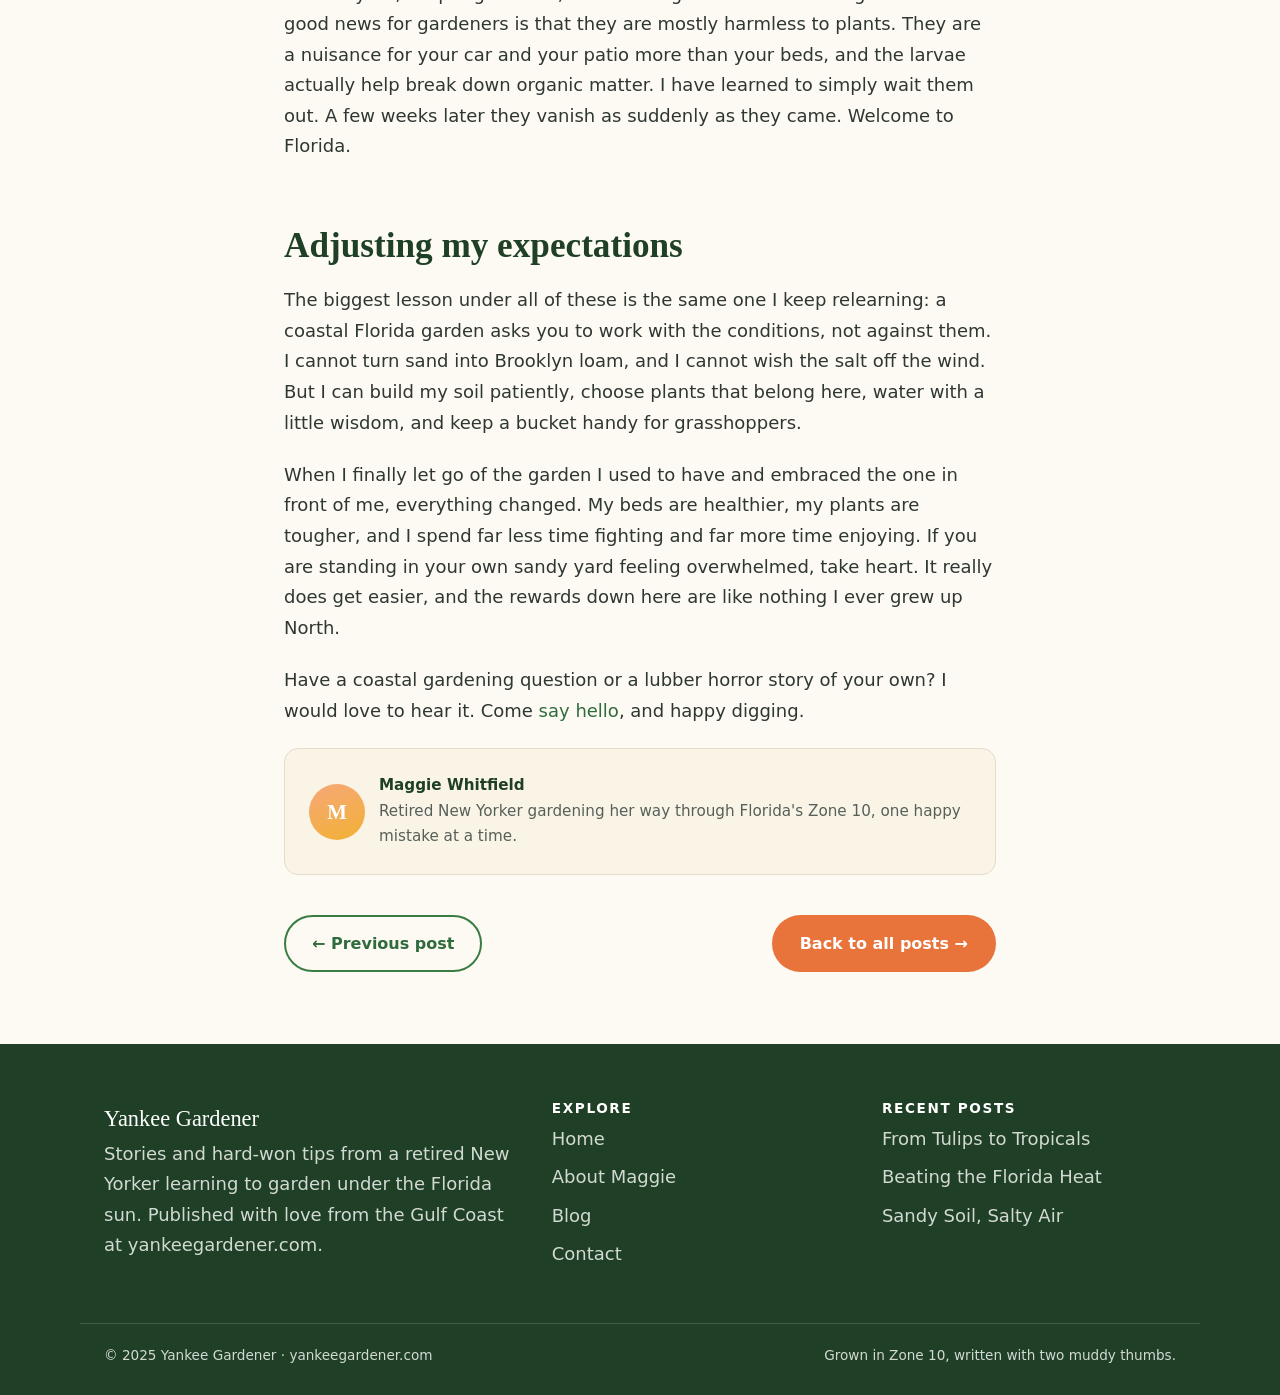
<file: posts/sandy-soil-salty-air.html>
<!DOCTYPE html>
<html lang="en">
<head>
  <meta charset="UTF-8" />
  <meta name="viewport" content="width=device-width, initial-scale=1.0" />
  <title>Sandy Soil, Salty Air, and Other Things Nobody Warned Me About | Yankee Gardener</title>
  <meta name="description" content="How to garden in coastal Florida sand: amending sandy soil, choosing salt-tolerant plants, watering smarter, and handling lubber grasshoppers and love bugs. Honest tips from a transplanted New Yorker." />
  <link rel="canonical" href="https://yankeegardener.com/posts/sandy-soil-salty-air.html" />

  <meta property="og:type" content="article" />
  <meta property="og:site_name" content="Yankee Gardener" />
  <meta property="og:title" content="Sandy Soil, Salty Air, and Other Things Nobody Warned Me About" />
  <meta property="og:description" content="Amending sandy soil, surviving salt spray, smarter watering, and meeting the lubber grasshopper. The gritty realities of coastal Florida gardening." />
  <meta property="og:url" content="https://yankeegardener.com/posts/sandy-soil-salty-air.html" />
  <meta property="og:image" content="https://yankeegardener.com/assets/og-image.svg" />

  <meta name="twitter:card" content="summary_large_image" />
  <meta name="twitter:title" content="Sandy Soil, Salty Air, and Other Things Nobody Warned Me About" />
  <meta name="twitter:description" content="The gritty realities of coastal Florida gardening, from sand to salt to giant grasshoppers." />
  <meta name="twitter:image" content="https://yankeegardener.com/assets/og-image.svg" />

  <link rel="icon" href="../assets/favicon.svg" type="image/svg+xml" />
  <link rel="stylesheet" href="../css/style.css" />
</head>
<body>
  <header class="site-header">
    <nav class="nav" aria-label="Primary">
      <a class="brand" href="../index.html" aria-label="Yankee Gardener home">
        <span class="mark" aria-hidden="true">&#127807;</span>
        <span class="brand-text">
          <span class="brand-name">Yankee Gardener</span><br />
          <span class="brand-tag">Northeast roots, Florida soil</span>
        </span>
      </a>
      <button class="nav-toggle" aria-label="Toggle menu" aria-expanded="false">&#9776;</button>
      <div class="nav-links" id="navlinks">
        <a href="../index.html">Home</a>
        <a href="../about.html">About</a>
        <a href="../blog.html">Blog</a>
        <a href="../contact.html">Contact</a>
      </div>
    </nav>
  </header>

  <main>
    <article>
      <div class="article-hero">
        <div class="container">
          <div class="post-meta"><span class="tag">Soil &amp; Climate</span><span>October 7, 2025</span><span>8 min read</span></div>
          <h1>Sandy Soil, Salty Air, and Other Things Nobody Warned Me About</h1>
          <div class="article-cover"><img class="cover-img" src="../assets/img/coastal.jpg" alt="A sunny Florida beach with white sand and a row of coconut palms beside calm turquoise water" loading="lazy"></div>
        </div>
      </div>

      <div class="article-body">
        <div class="container narrow">
          <p class="first-letter">The real estate listing for our house said sandy soil like it was a charming feature, right up there with the screened porch. What it did not mention was that gardening in pure sand, a stone's throw from salt water, with bugs the size of small birds, is a genuine education. Nobody warned me about any of it. So consider this the warning I wish I had, along with the fixes that finally made my coastal garden work.</p>

          <h2>The sand situation</h2>
          <p>Let me be honest about what coastal Florida soil really is. In many spots, it is barely soil at all. It is fine, pale sand that drains so fast you can practically hear it. Water runs straight through. Nutrients leach away with every rain. After a lifetime of rich Northern loam, watching my first watering disappear in seconds was genuinely demoralizing.</p>
          <p>The answer is organic matter, and lots of it, applied again and again. Here is the routine that turned my sandbox into something plants actually enjoy:</p>
          <ul>
            <li><strong>Compost, constantly.</strong> I work compost and composted manure into every bed before planting and top-dress established beds a few times a year. Sand devours organic matter quickly in the heat, so this is never a one-time job.</li>
            <li><strong>Mulch thickly.</strong> A two to three inch layer of bark or leaf mulch slows evaporation, feeds the soil as it breaks down, and keeps roots cooler.</li>
            <li><strong>Consider raised beds.</strong> For vegetables, I gave up fighting the native sand and built raised beds filled with a quality soil and compost mix. Best decision I made my first year.</li>
            <li><strong>Feed lightly and often.</strong> Because nutrients wash through sand so fast, frequent gentle feeding beats one heavy dose that mostly drains away.</li>
          </ul>

          <h2>The salt you cannot see</h2>
          <p>If you garden near the coast, salt is part of the deal, and it arrives two ways: on the breeze as fine spray, and sometimes in the soil itself. Salt spray can burn the leaves of sensitive plants, leaving them scorched on the windward side. It took me a season to understand why certain plants always looked singed in the same spot. The wind off the water was salting them.</p>
          <p>The fix is to choose salt-tolerant plants for your exposed areas and save the fussier things for protected spots behind a wall, fence, or hedge. Reliably salt-tolerant performers in my garden include sea grape, beach sunflower, blanket flower, muhly grass, firebush, and many of the Florida natives. A windbreak of tough shrubs on the seaward side also creates a sheltered pocket where you can grow a wider range behind it.</p>

          <blockquote>I stopped asking what I wanted to grow and started asking what wanted to grow here. The garden got easier the very next week.</blockquote>

          <h2>Watering, the Goldilocks problem</h2>
          <p>You would think sandy soil means water constantly, and in summer you often do. But the trap is overwatering in a way that drowns roots or invites fungus in our heavy humidity. I had to find the middle path. These days I water deeply in the early morning so roots drink before the heat, I let the top inch dry slightly between waterings for established plants, and I lean hard on mulch to stretch every drop. New plantings get more attention until their roots take hold. A simple moisture meter, or just a finger in the soil, saved me from both extremes.</p>

          <h2>Meet the lubber grasshopper</h2>
          <p>Nothing prepared me for my first eastern lubber grasshopper. These things are huge, slow, almost prehistoric looking, and they will chew through your favorite plants without a hint of shame. They are toxic to many predators, so birds mostly leave them alone, which means the job falls to you. I hand-pick them in the cool of the morning when they are sluggish, drop them into a bucket of soapy water, and stay especially watchful in late spring when the little black-and-red youngsters hatch in groups. Catching them early, before they grow into giants, makes all the difference.</p>

          <h2>And the love bugs</h2>
          <p>Twice a year, in spring and fall, the love bugs descend in drifting clouds. The good news for gardeners is that they are mostly harmless to plants. They are a nuisance for your car and your patio more than your beds, and the larvae actually help break down organic matter. I have learned to simply wait them out. A few weeks later they vanish as suddenly as they came. Welcome to Florida.</p>

          <h2>Adjusting my expectations</h2>
          <p>The biggest lesson under all of these is the same one I keep relearning: a coastal Florida garden asks you to work with the conditions, not against them. I cannot turn sand into Brooklyn loam, and I cannot wish the salt off the wind. But I can build my soil patiently, choose plants that belong here, water with a little wisdom, and keep a bucket handy for grasshoppers.</p>
          <p>When I finally let go of the garden I used to have and embraced the one in front of me, everything changed. My beds are healthier, my plants are tougher, and I spend far less time fighting and far more time enjoying. If you are standing in your own sandy yard feeling overwhelmed, take heart. It really does get easier, and the rewards down here are like nothing I ever grew up North.</p>
          <p>Have a coastal gardening question or a lubber horror story of your own? I would love to hear it. Come <a href="../contact.html">say hello</a>, and happy digging.</p>

          <div class="byline">
            <span class="avatar" aria-hidden="true">M</span>
            <span class="avatar-text"><strong>Maggie Whitfield</strong><br />Retired New Yorker gardening her way through Florida's Zone 10, one happy mistake at a time.</span>
          </div>

          <div class="post-nav">
            <a class="btn btn-outline" href="beating-the-florida-heat.html">&#8592; Previous post</a>
            <a class="btn btn-primary" href="../blog.html">Back to all posts &#8594;</a>
          </div>
        </div>
      </div>
    </article>
  </main>

  <footer class="site-footer">
    <div class="container footer-grid">
      <div class="footer-brand">
        <span class="brand-name">Yankee Gardener</span>
        <p>Stories and hard-won tips from a retired New Yorker learning to garden under the Florida sun. Published with love from the Gulf Coast at yankeegardener.com.</p>
      </div>
      <div>
        <h4>Explore</h4>
        <ul class="footer-links">
          <li><a href="../index.html">Home</a></li>
          <li><a href="../about.html">About Maggie</a></li>
          <li><a href="../blog.html">Blog</a></li>
          <li><a href="../contact.html">Contact</a></li>
        </ul>
      </div>
      <div>
        <h4>Recent posts</h4>
        <ul class="footer-links">
          <li><a href="from-tulips-to-tropicals.html">From Tulips to Tropicals</a></li>
          <li><a href="beating-the-florida-heat.html">Beating the Florida Heat</a></li>
          <li><a href="sandy-soil-salty-air.html">Sandy Soil, Salty Air</a></li>
        </ul>
      </div>
    </div>
    <div class="container footer-bottom">
      <span>&copy; 2025 Yankee Gardener &middot; yankeegardener.com</span>
      <span>Grown in Zone 10, written with two muddy thumbs.</span>
    </div>
  </footer>

  <script>
    var t = document.querySelector('.nav-toggle');
    var l = document.getElementById('navlinks');
    if (t) t.addEventListener('click', function () {
      var open = l.classList.toggle('open');
      t.setAttribute('aria-expanded', open ? 'true' : 'false');
    });
  </script>
</body>
</html>
</file>
<file: css/style.css>
/* ==========================================================================
   Yankee Gardener — yankeegardener.com
   A gardening blog by Margaret "Maggie" Whitfield
   Palette: garden greens + sunny coral/citrus accent + warm cream neutrals
   ========================================================================== */

:root {
  /* Greens */
  --green-900: #1f4026;
  --green-700: #2f6b3c;
  --green-600: #3a7d44;
  --green-500: #4f9a5c;
  --green-200: #cfe6d2;
  --green-100: #e7f1e4;

  /* Coral / citrus accent */
  --coral-600: #d65a36;
  --coral-500: #e8743b;
  --coral-300: #f6a878;
  --citrus: #f2b134;

  /* Neutrals */
  --cream: #fdfaf3;
  --cream-100: #faf4e7;
  --cream-200: #f1e8d6;
  --paper: #ffffff;
  --charcoal: #2f3733;
  --charcoal-soft: #56605a;
  --line: #e4dccb;

  --shadow-sm: 0 2px 8px rgba(47, 55, 51, 0.06);
  --shadow-md: 0 10px 30px rgba(47, 55, 51, 0.10);

  --serif: "Iowan Old Style", "Palatino Linotype", Palatino, Georgia, "Times New Roman", serif;
  --sans: system-ui, -apple-system, "Segoe UI", Roboto, "Helvetica Neue", Arial, sans-serif;

  --maxw: 1120px;
  --radius: 14px;
}

* { box-sizing: border-box; }

html { scroll-behavior: smooth; }

body {
  margin: 0;
  font-family: var(--sans);
  color: var(--charcoal);
  background: var(--cream);
  line-height: 1.7;
  font-size: 18px;
  -webkit-font-smoothing: antialiased;
}

img { max-width: 100%; display: block; }

/* Photos that fill their aspect-ratio containers (hero, portrait, cards, covers) */
.cover-img { width: 100%; height: 100%; object-fit: cover; }
.hero-art, .portrait, .post-card .thumb, .article-cover { background: var(--green-100); }

a { color: var(--green-700); text-decoration: none; }
a:hover { color: var(--coral-600); }

h1, h2, h3, h4 {
  font-family: var(--serif);
  color: var(--green-900);
  line-height: 1.2;
  font-weight: 600;
  margin: 0 0 0.5em;
}

h1 { font-size: clamp(2.1rem, 5vw, 3.3rem); }
h2 { font-size: clamp(1.6rem, 3.5vw, 2.2rem); }
h3 { font-size: 1.3rem; }

p { margin: 0 0 1.2em; }

.container {
  width: 100%;
  max-width: var(--maxw);
  margin: 0 auto;
  padding: 0 24px;
}

.narrow { max-width: 760px; }

/* ---------- Buttons ---------- */
.btn {
  display: inline-block;
  font-family: var(--sans);
  font-weight: 600;
  font-size: 1rem;
  padding: 13px 26px;
  border-radius: 999px;
  border: 2px solid transparent;
  cursor: pointer;
  transition: transform .15s ease, background .15s ease, color .15s ease;
}
.btn-primary { background: var(--coral-500); color: #fff; }
.btn-primary:hover { background: var(--coral-600); color: #fff; transform: translateY(-2px); }
.btn-outline { background: transparent; color: var(--green-700); border-color: var(--green-600); }
.btn-outline:hover { background: var(--green-600); color: #fff; transform: translateY(-2px); }

/* ---------- Header ---------- */
.site-header {
  position: sticky;
  top: 0;
  z-index: 50;
  background: rgba(253, 250, 243, 0.92);
  backdrop-filter: blur(8px);
  border-bottom: 1px solid var(--line);
}
.nav {
  display: flex;
  align-items: center;
  justify-content: space-between;
  gap: 16px;
  padding: 14px 24px;
  max-width: var(--maxw);
  margin: 0 auto;
}
.brand { display: flex; align-items: center; gap: 12px; }
.brand .mark {
  width: 42px; height: 42px;
  flex: none;
  border-radius: 50%;
  background: radial-gradient(circle at 30% 30%, var(--green-500), var(--green-700));
  display: grid; place-items: center;
  color: #fff; font-size: 22px;
  box-shadow: var(--shadow-sm);
}
.brand .brand-text { line-height: 1.1; }
.brand .brand-name {
  font-family: var(--serif);
  font-size: 1.35rem;
  font-weight: 600;
  color: var(--green-900);
}
.brand .brand-tag {
  font-size: 0.72rem;
  letter-spacing: .14em;
  text-transform: uppercase;
  color: var(--coral-600);
}
.nav-links { display: flex; align-items: center; gap: 6px; flex-wrap: wrap; }
.nav-links a {
  font-weight: 600;
  font-size: 0.98rem;
  color: var(--charcoal);
  padding: 8px 14px;
  border-radius: 999px;
}
.nav-links a:hover { background: var(--green-100); color: var(--green-700); }
.nav-links a.active { color: var(--green-700); background: var(--green-100); }

.nav-toggle { display: none; background: none; border: 0; font-size: 1.6rem; color: var(--green-900); cursor: pointer; }

/* ---------- Hero ---------- */
.hero {
  position: relative;
  overflow: hidden;
  background:
    radial-gradient(1200px 380px at 80% -10%, rgba(242,177,52,0.22), transparent 60%),
    linear-gradient(180deg, var(--green-100), var(--cream));
  padding: clamp(48px, 8vw, 96px) 0 clamp(40px, 6vw, 72px);
}
.hero-grid {
  display: grid;
  grid-template-columns: 1.15fr 0.85fr;
  gap: 48px;
  align-items: center;
}
.eyebrow {
  display: inline-block;
  font-size: 0.78rem;
  letter-spacing: .16em;
  text-transform: uppercase;
  font-weight: 700;
  color: var(--coral-600);
  background: #fff;
  padding: 6px 14px;
  border-radius: 999px;
  box-shadow: var(--shadow-sm);
  margin-bottom: 18px;
}
.hero p.lead { font-size: 1.2rem; color: var(--charcoal-soft); max-width: 36ch; }
.hero-cta { display: flex; gap: 14px; flex-wrap: wrap; margin-top: 26px; }
.hero-art {
  border-radius: 20px;
  overflow: hidden;
  box-shadow: var(--shadow-md);
  aspect-ratio: 4 / 5;
  background: linear-gradient(160deg, var(--green-500), var(--green-700));
}
.hero-art svg { width: 100%; height: 100%; }

/* ---------- Sections ---------- */
.section { padding: clamp(48px, 7vw, 88px) 0; }
.section.alt { background: var(--cream-100); }
.section-head { text-align: center; max-width: 640px; margin: 0 auto 44px; }
.section-head p { color: var(--charcoal-soft); }
.kicker {
  font-size: 0.8rem; letter-spacing: .16em; text-transform: uppercase;
  font-weight: 700; color: var(--coral-600); margin-bottom: 10px; display: block;
}

/* ---------- About teaser (home) ---------- */
.about-teaser { display: grid; grid-template-columns: 0.9fr 1.1fr; gap: 44px; align-items: center; }
.portrait {
  border-radius: 20px; overflow: hidden; box-shadow: var(--shadow-md);
  aspect-ratio: 1/1; background: linear-gradient(160deg, var(--coral-300), var(--citrus));
}
.portrait svg { width: 100%; height: 100%; }

/* ---------- Post cards ---------- */
.card-grid {
  display: grid;
  grid-template-columns: repeat(auto-fit, minmax(280px, 1fr));
  gap: 28px;
}
.post-card {
  background: var(--paper);
  border: 1px solid var(--line);
  border-radius: var(--radius);
  overflow: hidden;
  box-shadow: var(--shadow-sm);
  display: flex;
  flex-direction: column;
  transition: transform .18s ease, box-shadow .18s ease;
}
.post-card:hover { transform: translateY(-4px); box-shadow: var(--shadow-md); }
.post-card .thumb { aspect-ratio: 16/10; }
.post-card .thumb svg { width: 100%; height: 100%; }
.post-card .body { padding: 22px 24px 26px; display: flex; flex-direction: column; flex: 1; }
.post-meta { font-size: 0.82rem; color: var(--charcoal-soft); margin-bottom: 8px; display: flex; gap: 10px; flex-wrap: wrap; }
.tag {
  display: inline-block; font-size: 0.72rem; font-weight: 700; letter-spacing: .04em;
  text-transform: uppercase; color: var(--green-700); background: var(--green-100);
  padding: 3px 10px; border-radius: 999px;
}
.post-card h3 { margin-bottom: 10px; }
.post-card h3 a { color: var(--green-900); }
.post-card h3 a:hover { color: var(--coral-600); }
.post-card .excerpt { color: var(--charcoal-soft); font-size: 0.98rem; margin-bottom: 18px; }
.read-more { margin-top: auto; font-weight: 700; color: var(--coral-600); }
.read-more::after { content: " \2192"; }

/* ---------- Article ---------- */
.article-hero {
  background: linear-gradient(180deg, var(--green-100), var(--cream));
  padding: clamp(40px, 6vw, 72px) 0 0;
}
.article-hero .post-meta { justify-content: center; }
.article-hero .container { text-align: center; }
.article-cover {
  max-width: 900px; margin: 36px auto 0;
  border-radius: 18px; overflow: hidden; box-shadow: var(--shadow-md);
  aspect-ratio: 21/9;
}
.article-cover svg { width: 100%; height: 100%; }
.article-body { padding: clamp(40px, 6vw, 72px) 0; }
.article-body h2 { margin-top: 1.8em; }
.article-body h3 { margin-top: 1.4em; color: var(--coral-600); }
.article-body ul, .article-body ol { margin: 0 0 1.4em; padding-left: 1.3em; }
.article-body li { margin-bottom: 0.5em; }
.article-body blockquote {
  margin: 1.6em 0; padding: 6px 0 6px 24px;
  border-left: 4px solid var(--coral-500);
  font-family: var(--serif); font-size: 1.25rem; color: var(--green-900); font-style: italic;
}
.article-body .first-letter::first-letter {
  font-family: var(--serif); font-size: 3.4rem; line-height: 0.8;
  float: left; padding: 6px 12px 0 0; color: var(--coral-600);
}
.byline {
  display: flex; align-items: center; gap: 14px;
  margin: 0 auto; max-width: 760px; padding: 24px;
  background: var(--cream-100); border: 1px solid var(--line); border-radius: var(--radius);
}
.byline .avatar {
  width: 56px; height: 56px; border-radius: 50%; flex: none;
  background: linear-gradient(160deg, var(--coral-300), var(--citrus));
  display: grid; place-items: center; font-family: var(--serif); font-weight: 700; color: #fff; font-size: 1.3rem;
}
.byline .avatar-text { font-size: 0.95rem; color: var(--charcoal-soft); }
.byline strong { color: var(--green-900); }

.post-nav { display: flex; justify-content: space-between; gap: 16px; margin-top: 40px; flex-wrap: wrap; }

/* ---------- Callout / newsletter ---------- */
.callout {
  background: linear-gradient(160deg, var(--green-700), var(--green-900));
  color: #fff; border-radius: 22px; padding: clamp(32px, 5vw, 56px);
  text-align: center; box-shadow: var(--shadow-md);
}
.callout h2 { color: #fff; }
.callout p { color: rgba(255,255,255,0.85); max-width: 48ch; margin-left: auto; margin-right: auto; }
.signup { display: flex; gap: 12px; justify-content: center; flex-wrap: wrap; margin-top: 22px; }
.signup input {
  font-family: var(--sans); font-size: 1rem; padding: 13px 18px; border-radius: 999px;
  border: 0; min-width: 280px;
}

/* ---------- Contact ---------- */
.contact-grid { display: grid; grid-template-columns: 1fr 1fr; gap: 44px; align-items: start; }
.form-field { margin-bottom: 18px; }
.form-field label { display: block; font-weight: 600; margin-bottom: 7px; color: var(--green-900); }
.form-field input, .form-field textarea {
  width: 100%; font-family: var(--sans); font-size: 1rem; padding: 13px 16px;
  border: 1px solid var(--line); border-radius: 12px; background: #fff; color: var(--charcoal);
}
.form-field input:focus, .form-field textarea:focus { outline: 2px solid var(--green-500); border-color: transparent; }
.form-field textarea { min-height: 150px; resize: vertical; }
.info-card {
  background: var(--paper); border: 1px solid var(--line); border-radius: var(--radius);
  padding: 28px; box-shadow: var(--shadow-sm);
}
.info-card h3 { color: var(--coral-600); }
.info-list { list-style: none; padding: 0; margin: 0; }
.info-list li { padding: 10px 0; border-bottom: 1px dashed var(--line); display: flex; gap: 12px; }
.info-list li:last-child { border-bottom: 0; }
.info-list .ico { font-size: 1.3rem; }

/* ---------- Footer ---------- */
.site-footer {
  background: var(--green-900); color: rgba(255,255,255,0.8);
  padding: 56px 0 28px; margin-top: 0;
}
.footer-grid { display: grid; grid-template-columns: 1.4fr 1fr 1fr; gap: 36px; }
.site-footer h4 { color: #fff; font-family: var(--sans); font-size: 0.85rem; letter-spacing: .12em; text-transform: uppercase; }
.site-footer a { color: rgba(255,255,255,0.8); }
.site-footer a:hover { color: var(--citrus); }
.footer-links { list-style: none; padding: 0; margin: 0; }
.footer-links li { margin-bottom: 8px; }
.footer-brand .brand-name { color: #fff; font-family: var(--serif); font-size: 1.4rem; }
.footer-bottom {
  border-top: 1px solid rgba(255,255,255,0.15); margin-top: 40px; padding-top: 20px;
  font-size: 0.85rem; display: flex; justify-content: space-between; gap: 12px; flex-wrap: wrap;
}

/* ---------- Page intro ---------- */
.page-intro { background: linear-gradient(180deg, var(--green-100), var(--cream)); padding: clamp(44px, 7vw, 80px) 0; text-align: center; }
.page-intro p { color: var(--charcoal-soft); max-width: 60ch; margin: 0 auto; font-size: 1.12rem; }

/* ---------- Responsive ---------- */
@media (max-width: 860px) {
  .hero-grid, .about-teaser, .contact-grid, .footer-grid { grid-template-columns: 1fr; }
  .hero-art { order: -1; aspect-ratio: 16/10; }
  .footer-grid { gap: 28px; }
  .nav-links {
    display: none; position: absolute; top: 70px; right: 16px; left: 16px;
    flex-direction: column; align-items: stretch; background: #fff;
    padding: 12px; border-radius: 14px; box-shadow: var(--shadow-md); border: 1px solid var(--line);
  }
  .nav-links.open { display: flex; }
  .nav-toggle { display: block; }
}
</file>
